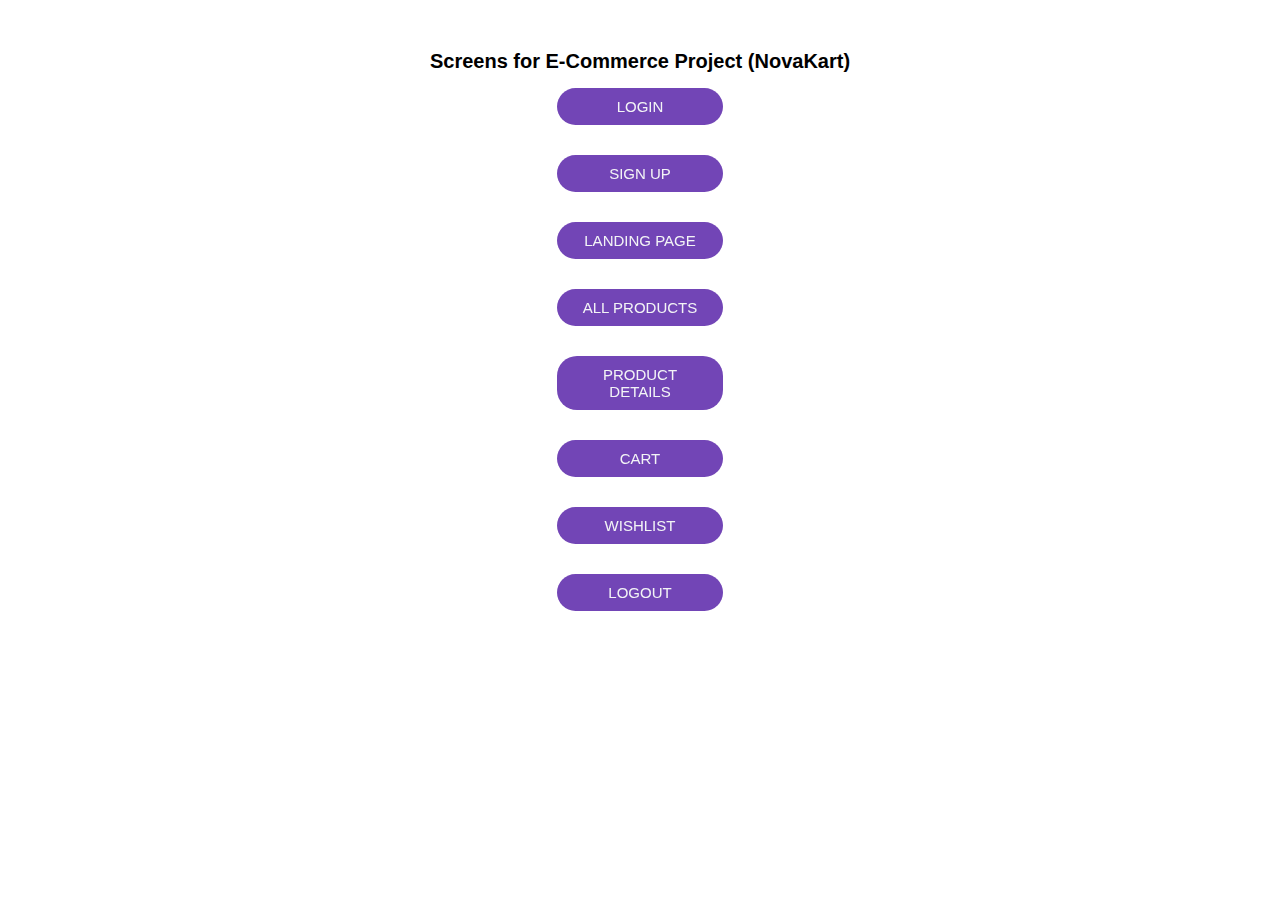
<file: index.html>
<!DOCTYPE html>
<html lang="en">
  <head>
    <meta charset="UTF-8" />
    <meta http-equiv="X-UA-Compatible" content="IE=edge" />
    <meta name="viewport" content="width=device-width, initial-scale=1.0" />
    <title>Home page for screens</title>
    <link rel="preconnect" href="https://fonts.googleapis.com" />
    <link rel="preconnect" href="https://fonts.gstatic.com" crossorigin />
    <link
      href="https://fonts.googleapis.com/css2?family=Montserrat:wght@300;400;500;600;700;800;900&display=swap"
      rel="stylesheet"
    />
    <link
      rel="stylesheet"
      href="https://cdnjs.cloudflare.com/ajax/libs/font-awesome/6.0.0/css/all.min.css"
      integrity="sha512-9usAa10IRO0HhonpyAIVpjrylPvoDwiPUiKdWk5t3PyolY1cOd4DSE0Ga+ri4AuTroPR5aQvXU9xC6qOPnzFeg=="
      crossorigin="anonymous"
      referrerpolicy="no-referrer"
    />
    <link rel="stylesheet" href="./CSS/reset.css" />
    <link rel="stylesheet" href="./CSS/variables.css" />
    <link rel="stylesheet" href="./CSS/utilities.css" />
    <link rel="stylesheet" href="index.css" />
  </head>
  <body>
    <main class="screen-container">
      <h1>Screens for E-Commerce Project (NovaKart)</h1>
      <a
        class="btn btn-primary btn-screen"
        href="./pages/authentication/login.html"
        >Login</a
      >
      <a
        class="btn btn-primary btn-screen"
        href="./pages/authentication/signup.html"
        >Sign Up</a
      >
      <a
        class="btn btn-primary btn-screen"
        href="./pages/landing-page/landing-page.html"
        >Landing Page</a
      >
      <a
        class="btn btn-primary btn-screen"
        href="./pages/all-products/all-products.html"
        >All Products</a
      >
      <a
        class="btn btn-primary btn-screen"
        href="./pages/product-details/product-details.html"
        >Product Details</a
      >
      <a class="btn btn-primary btn-screen" href="./pages/cart/cart.html"
        >Cart</a
      >
      <a
        class="btn btn-primary btn-screen"
        href="./pages/wishlist/wishlist.html"
        >Wishlist</a
      >
      <a
        class="btn btn-primary btn-screen"
        href="./pages/authentication/logout.html"
        >Logout</a
      >
    </main>
  </body>
</html>
</file>
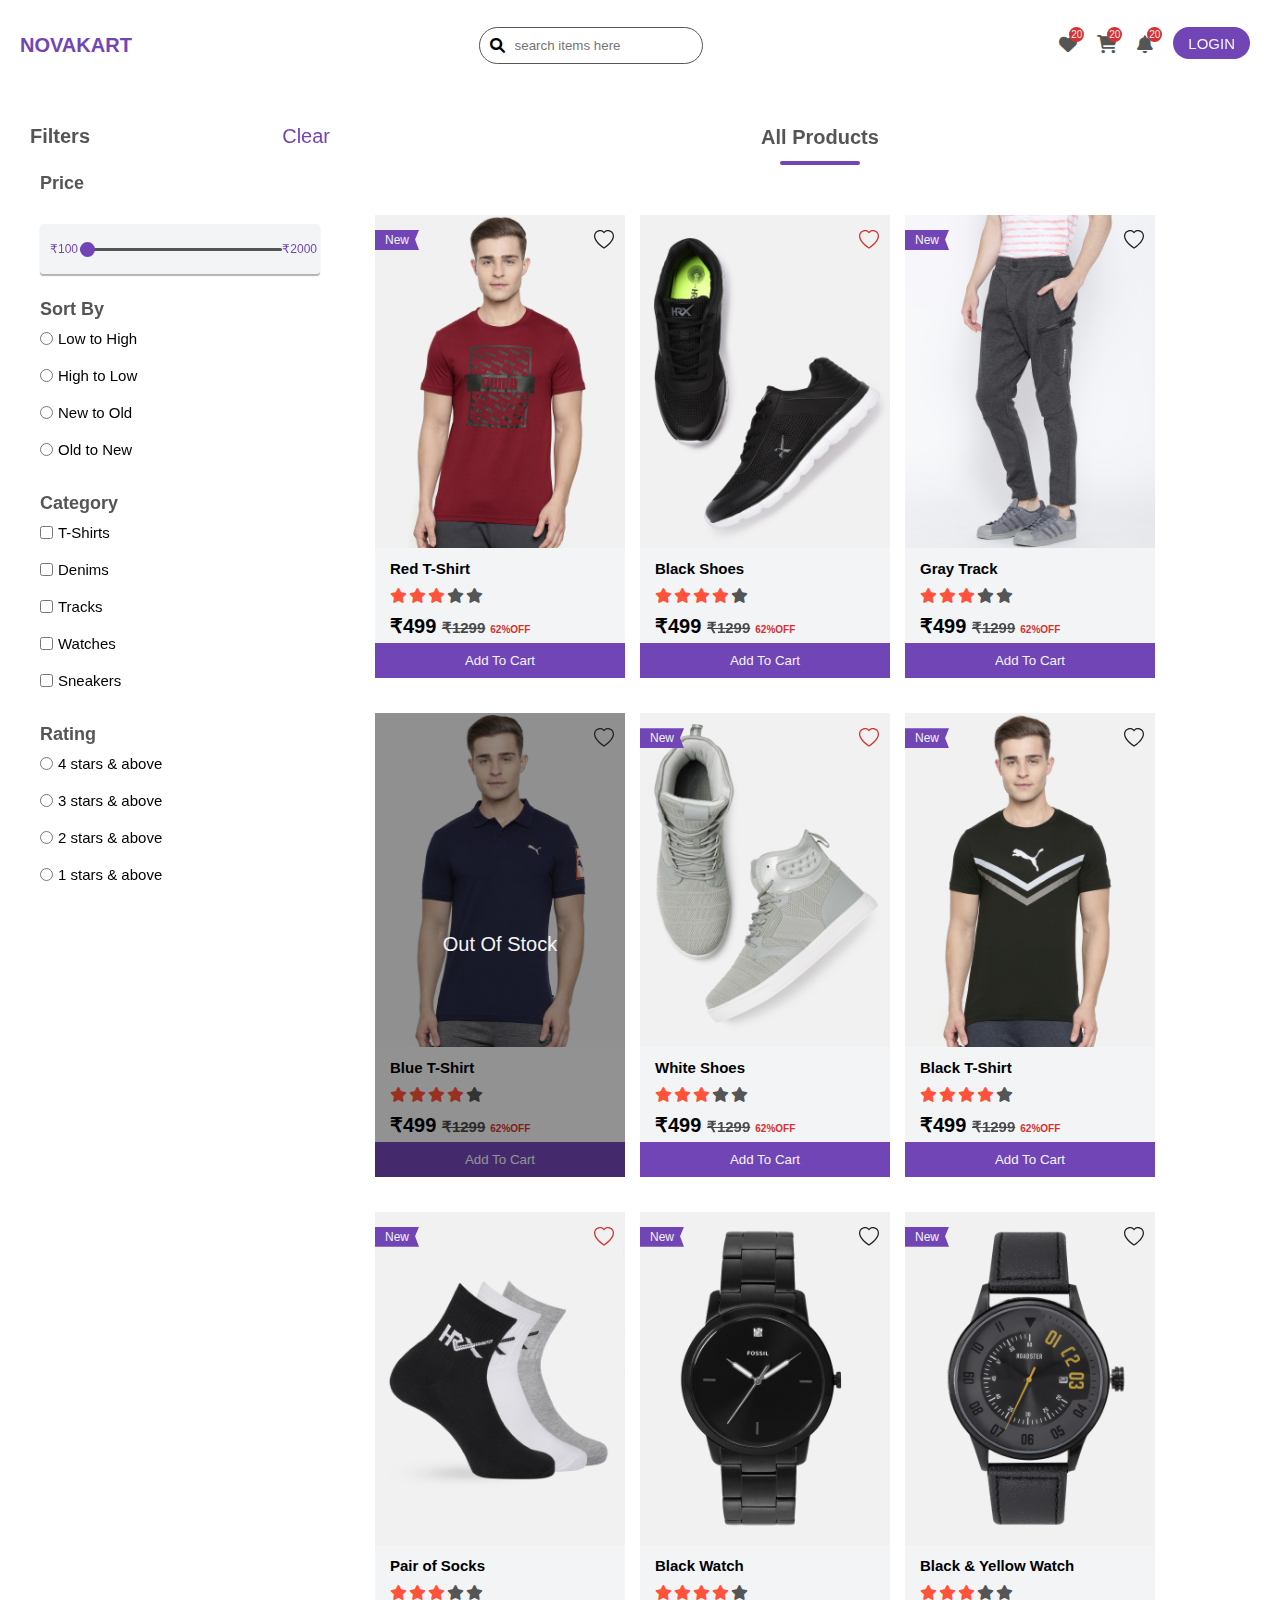
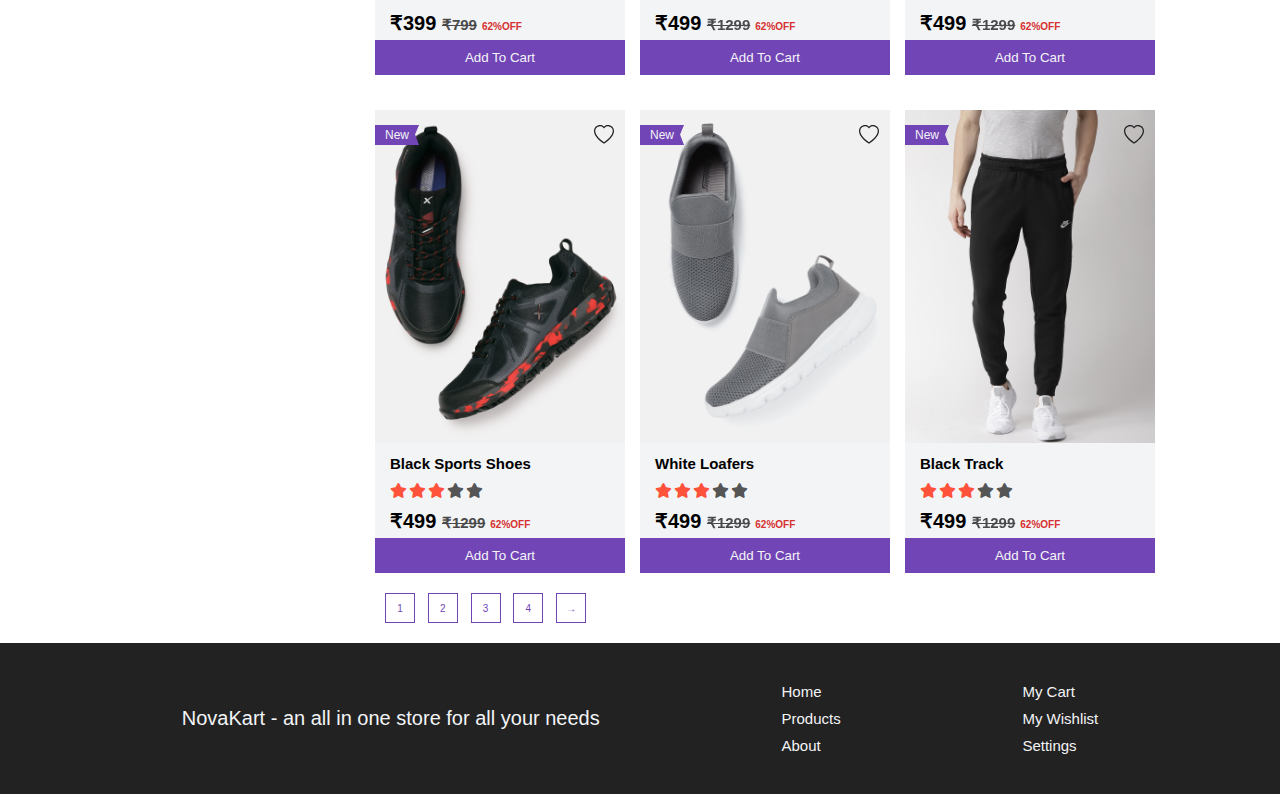
<file: pages/all-products/all-products.html>
<!DOCTYPE html>
<html lang="en">
  <head>
    <meta charset="UTF-8" />
    <meta http-equiv="X-UA-Compatible" content="IE=edge" />
    <meta name="viewport" content="width=device-width, initial-scale=1.0" />
    <title>All Products | NovaKart</title>
    <link rel="preconnect" href="https://fonts.googleapis.com" />
    <link rel="preconnect" href="https://fonts.gstatic.com" crossorigin />
    <link
      href="https://fonts.googleapis.com/css2?family=Montserrat:wght@300;400;500;600;700;800;900&display=swap"
      rel="stylesheet"
    />
    <link
      rel="stylesheet"
      href="https://cdnjs.cloudflare.com/ajax/libs/font-awesome/6.0.0/css/all.min.css"
      integrity="sha512-9usAa10IRO0HhonpyAIVpjrylPvoDwiPUiKdWk5t3PyolY1cOd4DSE0Ga+ri4AuTroPR5aQvXU9xC6qOPnzFeg=="
      crossorigin="anonymous"
      referrerpolicy="no-referrer"
    />
    <link rel="stylesheet" href="../../CSS/reset.css" />
    <link rel="stylesheet" href="../../CSS/navbar.css" />
    <link rel="stylesheet" href="../../CSS/scrollbar.css" />
    <link rel="stylesheet" href="../../CSS/variables.css" />
    <link rel="stylesheet" href="../../CSS/utilities.css" />
    <link rel="stylesheet" href="../../pages/all-products/all-products.css" />
    <link rel="stylesheet" href="../../CSS/footer.css" />
  </head>
  <body>
    <!-- HEADER SECTION -->
    <header>
      <nav class="navbar">
        <div class="nav-brand">
          <a href="../landing-page/landing-page.html" class="nav-title"
            >NOVAKART</a
          >
        </div>
        <div class="nav-search">
          <button class="search-icon"><i class="fas fa-search"></i></button>
          <input
            type="search"
            class="nav-search"
            placeholder="search items here"
          />
        </div>
        <ul class="nav-items">
          <li class="nav-item">
            <a href="../wishlist/wishlist.html" class="nav-link"
              ><i class="fas fa-heart"></i>
              <div class="numeric-badge danger-bg">20</div>
            </a>
          </li>

          <li class="nav-item">
            <a href="../cart/cart.html" class="nav-link"
              ><i class="fas fa-shopping-cart"></i>
              <div class="numeric-badge danger-bg">20</div>
            </a>
          </li>
          <li class="nav-item">
            <a href="#" class="nav-link"
              ><i class="fas fa-bell"></i>
              <div class="numeric-badge danger-bg">20</div>
            </a>
          </li>
          <li class="nav-item">
            <a
              href="../../pages/authentication/login.html"
              class="btn btn-primary"
              >Login</a
            >
          </li>
        </ul>
      </nav>
    </header>

    <!-- MAIN SECTION -->
    <main class="main-section">
      <!-- ASIDE -->
      <aside class="aside">
        <div class="aside-heading">
          <h2 class="aside-title">Filters</h2>
          <a href="#" class="aside-clear">Clear</a>
        </div>
        <div class="filter-container">
          <h3 class="filter-title price">Price</h3>
          <div class="range">
            <div class="sliderValue">
              <span class="slider-points">100</span>
            </div>
            <div class="field">
              <div class="value left">₹100</div>
              <input type="range" min="100" max="2000" value="100" steps="1" />
              <div class="value right">₹2000</div>
            </div>
          </div>
        </div>
        <div class="filter-container">
          <h3 class="filter-title">Sort By</h3>
          <div class="filter-type">
            <input type="radio" id="ltoh" name="sort" />
            <label for="ltoh">Low to High</label>
          </div>
          <div class="filter-type">
            <input type="radio" id="htol" name="sort" />
            <label for="htol">High to Low</label>
          </div>
          <div class="filter-type">
            <input type="radio" id="ntool" name="sort" />
            <label for="ntool">New to Old</label>
          </div>
          <div class="filter-type">
            <input type="radio" id="olton" name="sort" />
            <label for="olton">Old to New</label>
          </div>
        </div>
        <div class="filter-container">
          <h3 class="filter-title">Category</h3>
          <div class="filter-type">
            <input type="checkbox" id="tshirts" />
            <label for="tshirts">T-Shirts</label>
          </div>
          <div class="filter-type">
            <input type="checkbox" id="denims" />
            <label for="denims">Denims</label>
          </div>
          <div class="filter-type">
            <input type="checkbox" id="tracks" />
            <label for="tracks">Tracks</label>
          </div>
          <div class="filter-type">
            <input type="checkbox" id="watches" />
            <label for="watches">Watches</label>
          </div>
          <div class="filter-type">
            <input type="checkbox" id="sneakers" />
            <label for="sneakers">Sneakers</label>
          </div>
        </div>
        <div class="filter-container">
          <h3 class="filter-title">Rating</h3>
          <div class="filter-type">
            <input type="radio" name="rating" id="4above" />
            <label for="4above">4 stars & above</label>
          </div>
          <div class="filter-type">
            <input type="radio" name="rating" id="3above" />
            <label for="3above">3 stars & above</label>
          </div>
          <div class="filter-type">
            <input type="radio" name="rating" id="2above" />
            <label for="2above">2 stars & above</label>
          </div>
          <div class="filter-type">
            <input type="radio" name="rating" id="1above" />
            <label for="1above">1 stars & above</label>
          </div>
        </div>
      </aside>
      <!-- All PRODUCTS -->
      <section class="all-products">
        <div class="nav-search">
          <button class="search-icon"><i class="fas fa-search"></i></button>
          <input
            type="search"
            class="nav-search"
            placeholder="search items here"
          />
        </div>
        <h2 class="section-title">All Products</h2>
        <div class="card-container">
          <div class="card">
            <div class="card-img">
              <img src="../../images/product-1.jpg" alt="product-1.img" />
            </div>
            <div class="card-badge">New</div>
            <div class="card-icon">
              <svg
                xmlns="http://www.w3.org/2000/svg"
                xmlns:xlink="http://www.w3.org/1999/xlink"
                aria-hidden="true"
                role="img"
                class="iconify iconify--bi"
                width="32"
                height="32"
                preserveAspectRatio="xMidYMid meet"
                viewBox="0 0 16 16"
              >
                <g>
                  <path
                    d="M8 2.748l-.717-.737C5.6.281 2.514.878 1.4 3.053c-.523 1.023-.641 2.5.314 4.385c.92 1.815 2.834 3.989 6.286 6.357c3.452-2.368 5.365-4.542 6.286-6.357c.955-1.886.838-3.362.314-4.385C13.486.878 10.4.28 8.717 2.01L8 2.748zM8 15C-7.333 4.868 3.279-3.04 7.824 1.143c.06.055.119.112.176.171a3.12 3.12 0 0 1 .176-.17C12.72-3.042 23.333 4.867 8 15z"
                  ></path>
                </g>
              </svg>
            </div>
            <div class="card-head">
              <h4 class="card-title">Red T-Shirt</h4>
            </div>
            <div class="card-body">
              <div class="card-rating">
                <ul class="stars">
                  <li class="star star-filled"><i class="fas fa-star"></i></li>
                  <li class="star star-filled"><i class="fas fa-star"></i></li>
                  <li class="star star-filled"><i class="fas fa-star"></i></li>
                  <li class="star"><i class="fas fa-star"></i></li>
                  <li class="star"><i class="fas fa-star"></i></li>
                </ul>
              </div>
              <div class="card-text">
                <p class="card-price">
                  ₹499 <small class="price-before">₹1299</small
                  ><small class="price-discount">62%OFF</small>
                </p>
              </div>
            </div>
            <div class="card-footer">
              <button class="">Add to Cart</button>
            </div>
          </div>
          <div class="card">
            <div class="card-img">
              <img src="../../images/product-2.jpg" alt="product-2.img" />
            </div>
            <div class="card-icon">
              <svg
                class="wishlist"
                xmlns="http://www.w3.org/2000/svg"
                xmlns:xlink="http://www.w3.org/1999/xlink"
                aria-hidden="true"
                role="img"
                class="iconify iconify--bi"
                width="32"
                height="32"
                preserveAspectRatio="xMidYMid meet"
                viewBox="0 0 16 16"
              >
                <g>
                  <path
                    d="M8 2.748l-.717-.737C5.6.281 2.514.878 1.4 3.053c-.523 1.023-.641 2.5.314 4.385c.92 1.815 2.834 3.989 6.286 6.357c3.452-2.368 5.365-4.542 6.286-6.357c.955-1.886.838-3.362.314-4.385C13.486.878 10.4.28 8.717 2.01L8 2.748zM8 15C-7.333 4.868 3.279-3.04 7.824 1.143c.06.055.119.112.176.171a3.12 3.12 0 0 1 .176-.17C12.72-3.042 23.333 4.867 8 15z"
                  ></path>
                </g>
              </svg>
            </div>
            <div class="card-head">
              <h4 class="card-title">Black Shoes</h4>
            </div>
            <div class="card-body">
              <div class="card-rating">
                <ul class="stars">
                  <li class="star star-filled"><i class="fas fa-star"></i></li>
                  <li class="star star-filled"><i class="fas fa-star"></i></li>
                  <li class="star star-filled"><i class="fas fa-star"></i></li>
                  <li class="star star-filled"><i class="fas fa-star"></i></li>
                  <li class="star"><i class="fas fa-star"></i></li>
                </ul>
              </div>
              <div class="card-text">
                <p class="card-price">
                  ₹499 <small class="price-before">₹1299</small
                  ><small class="price-discount">62%OFF</small>
                </p>
              </div>
            </div>
            <div class="card-footer">
              <button class="">Add to Cart</button>
            </div>
          </div>
          <div class="card">
            <div class="card-img">
              <img src="../../images/product-3.jpg" alt="product-3.img" />
            </div>
            <div class="card-badge">New</div>
            <div class="card-icon">
              <svg
                xmlns="http://www.w3.org/2000/svg"
                xmlns:xlink="http://www.w3.org/1999/xlink"
                aria-hidden="true"
                role="img"
                class="iconify iconify--bi"
                width="32"
                height="32"
                preserveAspectRatio="xMidYMid meet"
                viewBox="0 0 16 16"
              >
                <g>
                  <path
                    d="M8 2.748l-.717-.737C5.6.281 2.514.878 1.4 3.053c-.523 1.023-.641 2.5.314 4.385c.92 1.815 2.834 3.989 6.286 6.357c3.452-2.368 5.365-4.542 6.286-6.357c.955-1.886.838-3.362.314-4.385C13.486.878 10.4.28 8.717 2.01L8 2.748zM8 15C-7.333 4.868 3.279-3.04 7.824 1.143c.06.055.119.112.176.171a3.12 3.12 0 0 1 .176-.17C12.72-3.042 23.333 4.867 8 15z"
                  ></path>
                </g>
              </svg>
            </div>
            <div class="card-head">
              <h4 class="card-title">Gray Track</h4>
            </div>
            <div class="card-body">
              <div class="card-rating">
                <ul class="stars">
                  <li class="star star-filled"><i class="fas fa-star"></i></li>
                  <li class="star star-filled"><i class="fas fa-star"></i></li>
                  <li class="star star-filled"><i class="fas fa-star"></i></li>
                  <li class="star"><i class="fas fa-star"></i></li>
                  <li class="star"><i class="fas fa-star"></i></li>
                </ul>
              </div>
              <div class="card-text">
                <p class="card-price">
                  ₹499 <small class="price-before">₹1299</small
                  ><small class="price-discount">62%OFF</small>
                </p>
              </div>
            </div>
            <div class="card-footer">
              <button class="">Add to Cart</button>
            </div>
          </div>
          <div class="card">
            <div class="overlay">
              <a href="#" class="overlay-link">Out Of Stock</a>
            </div>
            <div class="card-img">
              <img src="../../images/product-4.jpg" alt="product-4.img" />
            </div>
            <div class="card-icon">
              <svg
                xmlns="http://www.w3.org/2000/svg"
                xmlns:xlink="http://www.w3.org/1999/xlink"
                aria-hidden="true"
                role="img"
                class="iconify iconify--bi"
                width="32"
                height="32"
                preserveAspectRatio="xMidYMid meet"
                viewBox="0 0 16 16"
              >
                <g>
                  <path
                    d="M8 2.748l-.717-.737C5.6.281 2.514.878 1.4 3.053c-.523 1.023-.641 2.5.314 4.385c.92 1.815 2.834 3.989 6.286 6.357c3.452-2.368 5.365-4.542 6.286-6.357c.955-1.886.838-3.362.314-4.385C13.486.878 10.4.28 8.717 2.01L8 2.748zM8 15C-7.333 4.868 3.279-3.04 7.824 1.143c.06.055.119.112.176.171a3.12 3.12 0 0 1 .176-.17C12.72-3.042 23.333 4.867 8 15z"
                  ></path>
                </g>
              </svg>
            </div>
            <div class="card-head">
              <h4 class="card-title">Blue T-Shirt</h4>
            </div>
            <div class="card-body">
              <div class="card-rating">
                <ul class="stars">
                  <li class="star star-filled"><i class="fas fa-star"></i></li>
                  <li class="star star-filled"><i class="fas fa-star"></i></li>
                  <li class="star star-filled"><i class="fas fa-star"></i></li>
                  <li class="star star-filled"><i class="fas fa-star"></i></li>
                  <li class="star"><i class="fas fa-star"></i></li>
                </ul>
              </div>
              <div class="card-text">
                <p class="card-price">
                  ₹499 <small class="price-before">₹1299</small
                  ><small class="price-discount">62%OFF</small>
                </p>
              </div>
            </div>
            <div class="card-footer">
              <button class="">Add to Cart</button>
            </div>
          </div>
          <div class="card">
            <div class="card-img">
              <img src="../../images/product-5.jpg" alt="product-5.img" />
            </div>
            <div class="card-badge">New</div>
            <div class="card-icon">
              <svg
                class="wishlist"
                xmlns="http://www.w3.org/2000/svg"
                xmlns:xlink="http://www.w3.org/1999/xlink"
                aria-hidden="true"
                role="img"
                class="iconify iconify--bi"
                width="32"
                height="32"
                preserveAspectRatio="xMidYMid meet"
                viewBox="0 0 16 16"
              >
                <g>
                  <path
                    d="M8 2.748l-.717-.737C5.6.281 2.514.878 1.4 3.053c-.523 1.023-.641 2.5.314 4.385c.92 1.815 2.834 3.989 6.286 6.357c3.452-2.368 5.365-4.542 6.286-6.357c.955-1.886.838-3.362.314-4.385C13.486.878 10.4.28 8.717 2.01L8 2.748zM8 15C-7.333 4.868 3.279-3.04 7.824 1.143c.06.055.119.112.176.171a3.12 3.12 0 0 1 .176-.17C12.72-3.042 23.333 4.867 8 15z"
                  ></path>
                </g>
              </svg>
            </div>
            <div class="card-head">
              <h4 class="card-title">White Shoes</h4>
            </div>
            <div class="card-body">
              <div class="card-rating">
                <ul class="stars">
                  <li class="star star-filled"><i class="fas fa-star"></i></li>
                  <li class="star star-filled"><i class="fas fa-star"></i></li>
                  <li class="star star-filled"><i class="fas fa-star"></i></li>
                  <li class="star"><i class="fas fa-star"></i></li>
                  <li class="star"><i class="fas fa-star"></i></li>
                </ul>
              </div>
              <div class="card-text">
                <p class="card-price">
                  ₹499 <small class="price-before">₹1299</small
                  ><small class="price-discount">62%OFF</small>
                </p>
              </div>
            </div>
            <div class="card-footer">
              <button class="">Add to Cart</button>
            </div>
          </div>
          <div class="card">
            <div class="card-img">
              <img src="../../images/product-6.jpg" alt="product-6.img" />
            </div>
            <div class="card-badge">New</div>
            <div class="card-icon">
              <svg
                xmlns="http://www.w3.org/2000/svg"
                xmlns:xlink="http://www.w3.org/1999/xlink"
                aria-hidden="true"
                role="img"
                class="iconify iconify--bi"
                width="32"
                height="32"
                preserveAspectRatio="xMidYMid meet"
                viewBox="0 0 16 16"
              >
                <g>
                  <path
                    d="M8 2.748l-.717-.737C5.6.281 2.514.878 1.4 3.053c-.523 1.023-.641 2.5.314 4.385c.92 1.815 2.834 3.989 6.286 6.357c3.452-2.368 5.365-4.542 6.286-6.357c.955-1.886.838-3.362.314-4.385C13.486.878 10.4.28 8.717 2.01L8 2.748zM8 15C-7.333 4.868 3.279-3.04 7.824 1.143c.06.055.119.112.176.171a3.12 3.12 0 0 1 .176-.17C12.72-3.042 23.333 4.867 8 15z"
                  ></path>
                </g>
              </svg>
            </div>
            <div class="card-head">
              <h4 class="card-title">Black T-Shirt</h4>
            </div>
            <div class="card-body">
              <div class="card-rating">
                <ul class="stars">
                  <li class="star star-filled"><i class="fas fa-star"></i></li>
                  <li class="star star-filled"><i class="fas fa-star"></i></li>
                  <li class="star star-filled"><i class="fas fa-star"></i></li>
                  <li class="star star-filled"><i class="fas fa-star"></i></li>
                  <li class="star"><i class="fas fa-star"></i></li>
                </ul>
              </div>
              <div class="card-text">
                <p class="card-price">
                  ₹499 <small class="price-before">₹1299</small
                  ><small class="price-discount">62%OFF</small>
                </p>
              </div>
            </div>
            <div class="card-footer">
              <button>Add to Cart</button>
            </div>
          </div>
          <div class="card">
            <div class="card-img">
              <img src="../../images/product-7.jpg" alt="product-7.img" />
            </div>
            <div class="card-badge">New</div>
            <div class="card-icon">
              <svg
                class="wishlist"
                xmlns="http://www.w3.org/2000/svg"
                xmlns:xlink="http://www.w3.org/1999/xlink"
                aria-hidden="true"
                role="img"
                class="iconify iconify--bi"
                width="32"
                height="32"
                preserveAspectRatio="xMidYMid meet"
                viewBox="0 0 16 16"
              >
                <g>
                  <path
                    d="M8 2.748l-.717-.737C5.6.281 2.514.878 1.4 3.053c-.523 1.023-.641 2.5.314 4.385c.92 1.815 2.834 3.989 6.286 6.357c3.452-2.368 5.365-4.542 6.286-6.357c.955-1.886.838-3.362.314-4.385C13.486.878 10.4.28 8.717 2.01L8 2.748zM8 15C-7.333 4.868 3.279-3.04 7.824 1.143c.06.055.119.112.176.171a3.12 3.12 0 0 1 .176-.17C12.72-3.042 23.333 4.867 8 15z"
                  ></path>
                </g>
              </svg>
            </div>
            <div class="card-head">
              <h4 class="card-title">Pair of Socks</h4>
            </div>
            <div class="card-body">
              <div class="card-rating">
                <ul class="stars">
                  <li class="star star-filled"><i class="fas fa-star"></i></li>
                  <li class="star star-filled"><i class="fas fa-star"></i></li>
                  <li class="star star-filled"><i class="fas fa-star"></i></li>
                  <li class="star"><i class="fas fa-star"></i></li>
                  <li class="star"><i class="fas fa-star"></i></li>
                </ul>
              </div>
              <div class="card-text">
                <p class="card-price">
                  ₹399 <small class="price-before">₹799</small
                  ><small class="price-discount">62%OFF</small>
                </p>
              </div>
            </div>
            <div class="card-footer">
              <button class="">Add to Cart</button>
            </div>
          </div>
          <div class="card">
            <div class="card-img">
              <img src="../../images/product-8.jpg" alt="product-8.img" />
            </div>
            <div class="card-badge">New</div>
            <div class="card-icon">
              <svg
                xmlns="http://www.w3.org/2000/svg"
                xmlns:xlink="http://www.w3.org/1999/xlink"
                aria-hidden="true"
                role="img"
                class="iconify iconify--bi"
                width="32"
                height="32"
                preserveAspectRatio="xMidYMid meet"
                viewBox="0 0 16 16"
              >
                <g>
                  <path
                    d="M8 2.748l-.717-.737C5.6.281 2.514.878 1.4 3.053c-.523 1.023-.641 2.5.314 4.385c.92 1.815 2.834 3.989 6.286 6.357c3.452-2.368 5.365-4.542 6.286-6.357c.955-1.886.838-3.362.314-4.385C13.486.878 10.4.28 8.717 2.01L8 2.748zM8 15C-7.333 4.868 3.279-3.04 7.824 1.143c.06.055.119.112.176.171a3.12 3.12 0 0 1 .176-.17C12.72-3.042 23.333 4.867 8 15z"
                  ></path>
                </g>
              </svg>
            </div>
            <div class="card-head">
              <h4 class="card-title">Black Watch</h4>
            </div>
            <div class="card-body">
              <div class="card-rating">
                <ul class="stars">
                  <li class="star star-filled"><i class="fas fa-star"></i></li>
                  <li class="star star-filled"><i class="fas fa-star"></i></li>
                  <li class="star star-filled"><i class="fas fa-star"></i></li>
                  <li class="star star-filled"><i class="fas fa-star"></i></li>
                  <li class="star"><i class="fas fa-star"></i></li>
                </ul>
              </div>
              <div class="card-text">
                <p class="card-price">
                  ₹499 <small class="price-before">₹1299</small
                  ><small class="price-discount">62%OFF</small>
                </p>
              </div>
            </div>
            <div class="card-footer">
              <button class="">Add to Cart</button>
            </div>
          </div>
          <div class="card">
            <div class="card-img">
              <img src="../../images/product-9.jpg" alt="product-9.img" />
            </div>
            <div class="card-badge">New</div>
            <div class="card-icon">
              <svg
                xmlns="http://www.w3.org/2000/svg"
                xmlns:xlink="http://www.w3.org/1999/xlink"
                aria-hidden="true"
                role="img"
                class="iconify iconify--bi"
                width="32"
                height="32"
                preserveAspectRatio="xMidYMid meet"
                viewBox="0 0 16 16"
              >
                <g>
                  <path
                    d="M8 2.748l-.717-.737C5.6.281 2.514.878 1.4 3.053c-.523 1.023-.641 2.5.314 4.385c.92 1.815 2.834 3.989 6.286 6.357c3.452-2.368 5.365-4.542 6.286-6.357c.955-1.886.838-3.362.314-4.385C13.486.878 10.4.28 8.717 2.01L8 2.748zM8 15C-7.333 4.868 3.279-3.04 7.824 1.143c.06.055.119.112.176.171a3.12 3.12 0 0 1 .176-.17C12.72-3.042 23.333 4.867 8 15z"
                  ></path>
                </g>
              </svg>
            </div>
            <div class="card-head">
              <h4 class="card-title">Black & Yellow Watch</h4>
            </div>
            <div class="card-body">
              <div class="card-rating">
                <ul class="stars">
                  <li class="star star-filled"><i class="fas fa-star"></i></li>
                  <li class="star star-filled"><i class="fas fa-star"></i></li>
                  <li class="star star-filled"><i class="fas fa-star"></i></li>
                  <li class="star"><i class="fas fa-star"></i></li>
                  <li class="star"><i class="fas fa-star"></i></li>
                </ul>
              </div>
              <div class="card-text">
                <p class="card-price">
                  ₹499 <small class="price-before">₹1299</small
                  ><small class="price-discount">62%OFF</small>
                </p>
              </div>
            </div>
            <div class="card-footer">
              <button class="">Add to Cart</button>
            </div>
          </div>
          <div class="card">
            <div class="card-img">
              <img src="../../images/product-10.jpg" alt="product-10.img" />
            </div>
            <div class="card-badge">New</div>
            <div class="card-icon">
              <svg
                xmlns="http://www.w3.org/2000/svg"
                xmlns:xlink="http://www.w3.org/1999/xlink"
                aria-hidden="true"
                role="img"
                class="iconify iconify--bi"
                width="32"
                height="32"
                preserveAspectRatio="xMidYMid meet"
                viewBox="0 0 16 16"
              >
                <g>
                  <path
                    d="M8 2.748l-.717-.737C5.6.281 2.514.878 1.4 3.053c-.523 1.023-.641 2.5.314 4.385c.92 1.815 2.834 3.989 6.286 6.357c3.452-2.368 5.365-4.542 6.286-6.357c.955-1.886.838-3.362.314-4.385C13.486.878 10.4.28 8.717 2.01L8 2.748zM8 15C-7.333 4.868 3.279-3.04 7.824 1.143c.06.055.119.112.176.171a3.12 3.12 0 0 1 .176-.17C12.72-3.042 23.333 4.867 8 15z"
                  ></path>
                </g>
              </svg>
            </div>
            <div class="card-head">
              <h4 class="card-title">Black Sports Shoes</h4>
            </div>
            <div class="card-body">
              <div class="card-rating">
                <ul class="stars">
                  <li class="star star-filled"><i class="fas fa-star"></i></li>
                  <li class="star star-filled"><i class="fas fa-star"></i></li>
                  <li class="star star-filled"><i class="fas fa-star"></i></li>
                  <li class="star"><i class="fas fa-star"></i></li>
                  <li class="star"><i class="fas fa-star"></i></li>
                </ul>
              </div>
              <div class="card-text">
                <p class="card-price">
                  ₹499 <small class="price-before">₹1299</small
                  ><small class="price-discount">62%OFF</small>
                </p>
              </div>
            </div>
            <div class="card-footer">
              <button class="">Add to Cart</button>
            </div>
          </div>
          <div class="card">
            <div class="card-img">
              <img src="../../images/product-11.jpg" alt="product-11.img" />
            </div>
            <div class="card-badge">New</div>
            <div class="card-icon">
              <svg
                xmlns="http://www.w3.org/2000/svg"
                xmlns:xlink="http://www.w3.org/1999/xlink"
                aria-hidden="true"
                role="img"
                class="iconify iconify--bi"
                width="32"
                height="32"
                preserveAspectRatio="xMidYMid meet"
                viewBox="0 0 16 16"
              >
                <g>
                  <path
                    d="M8 2.748l-.717-.737C5.6.281 2.514.878 1.4 3.053c-.523 1.023-.641 2.5.314 4.385c.92 1.815 2.834 3.989 6.286 6.357c3.452-2.368 5.365-4.542 6.286-6.357c.955-1.886.838-3.362.314-4.385C13.486.878 10.4.28 8.717 2.01L8 2.748zM8 15C-7.333 4.868 3.279-3.04 7.824 1.143c.06.055.119.112.176.171a3.12 3.12 0 0 1 .176-.17C12.72-3.042 23.333 4.867 8 15z"
                  ></path>
                </g>
              </svg>
            </div>
            <div class="card-head">
              <h4 class="card-title">White Loafers</h4>
            </div>
            <div class="card-body">
              <div class="card-rating">
                <ul class="stars">
                  <li class="star star-filled"><i class="fas fa-star"></i></li>
                  <li class="star star-filled"><i class="fas fa-star"></i></li>
                  <li class="star star-filled"><i class="fas fa-star"></i></li>
                  <li class="star"><i class="fas fa-star"></i></li>
                  <li class="star"><i class="fas fa-star"></i></li>
                </ul>
              </div>
              <div class="card-text">
                <p class="card-price">
                  ₹499 <small class="price-before">₹1299</small
                  ><small class="price-discount">62%OFF</small>
                </p>
              </div>
            </div>
            <div class="card-footer">
              <button class="">Add to Cart</button>
            </div>
          </div>
          <div class="card">
            <div class="card-img">
              <img src="../../images/product-12.jpg" alt="product-12.img" />
            </div>
            <div class="card-badge">New</div>
            <div class="card-icon">
              <svg
                xmlns="http://www.w3.org/2000/svg"
                xmlns:xlink="http://www.w3.org/1999/xlink"
                aria-hidden="true"
                role="img"
                class="iconify iconify--bi"
                width="32"
                height="32"
                preserveAspectRatio="xMidYMid meet"
                viewBox="0 0 16 16"
              >
                <g>
                  <path
                    d="M8 2.748l-.717-.737C5.6.281 2.514.878 1.4 3.053c-.523 1.023-.641 2.5.314 4.385c.92 1.815 2.834 3.989 6.286 6.357c3.452-2.368 5.365-4.542 6.286-6.357c.955-1.886.838-3.362.314-4.385C13.486.878 10.4.28 8.717 2.01L8 2.748zM8 15C-7.333 4.868 3.279-3.04 7.824 1.143c.06.055.119.112.176.171a3.12 3.12 0 0 1 .176-.17C12.72-3.042 23.333 4.867 8 15z"
                  ></path>
                </g>
              </svg>
            </div>
            <div class="card-head">
              <h4 class="card-title">Black Track</h4>
            </div>
            <div class="card-body">
              <div class="card-rating">
                <ul class="stars">
                  <li class="star star-filled"><i class="fas fa-star"></i></li>
                  <li class="star star-filled"><i class="fas fa-star"></i></li>
                  <li class="star star-filled"><i class="fas fa-star"></i></li>
                  <li class="star"><i class="fas fa-star"></i></li>
                  <li class="star"><i class="fas fa-star"></i></li>
                </ul>
              </div>
              <div class="card-text">
                <p class="card-price">
                  ₹499 <small class="price-before">₹1299</small
                  ><small class="price-discount">62%OFF</small>
                </p>
              </div>
            </div>
            <div class="card-footer">
              <button class="">Add to Cart</button>
            </div>
          </div>
        </div>
        <section class="page-btns">
          <span>1</span>
          <span>2</span>
          <span>3</span>
          <span>4</span>
          <span>&#8594;</span>
        </section>
      </section>
    </main>

    <!-- FOOTER SECTION -->
    <footer class="footer">
      <div class="footer-text">
        <p>NovaKart - an all in one store for all your needs</p>
      </div>
      <div class="footer-nav">
        <ul>
          <li class="footer-item">
            <a class="footer-link" href="../landing-page/landing-page.html"
              >Home</a
            >
          </li>
          <li class="footer-item">
            <a class="footer-link" href="../all-products/all-products.html"
              >Products</a
            >
          </li>
          <li class="footer-item">
            <a class="footer-link" href="#">About</a>
          </li>
        </ul>
      </div>
      <div class="footer-nav">
        <ul>
          <li class="footer-item">
            <a class="footer-link" href="../cart/cart.html">My Cart</a>
          </li>
          <li class="footer-item">
            <a class="footer-link" href="../wishlist/wishlist.html"
              >My Wishlist</a
            >
          </li>
          <li class="footer-item">
            <a class="footer-link" href="#">Settings</a>
          </li>
        </ul>
      </div>
    </footer>

    <!-- SLIDER SCRIPT -->
    <script src="../../js/slider.js"></script>
  </body>
</html>
</file>
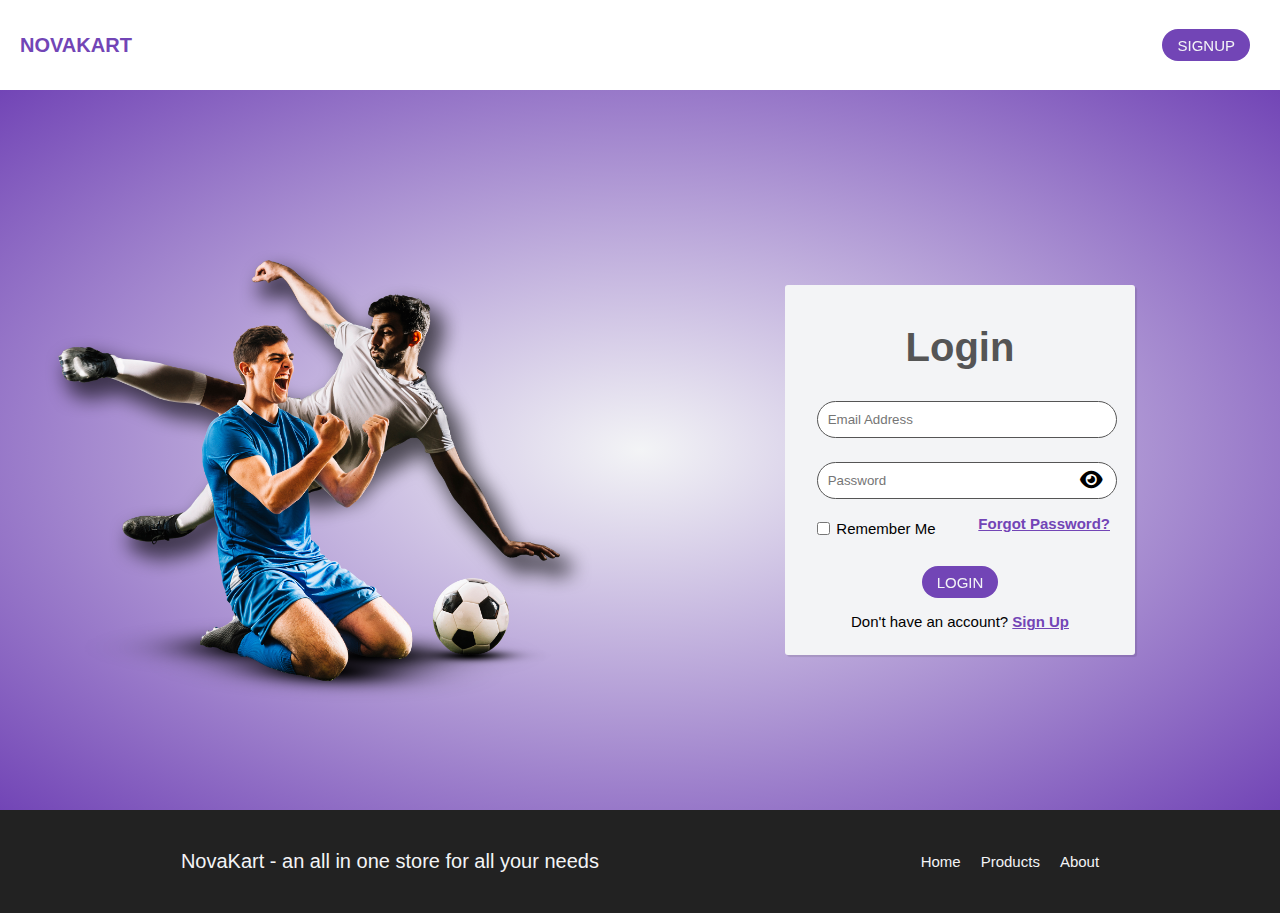
<file: pages/authentication/login.html>
<!DOCTYPE html>
<html lang="en">
  <head>
    <meta charset="UTF-8" />
    <meta http-equiv="X-UA-Compatible" content="IE=edge" />
    <meta name="viewport" content="width=device-width, initial-scale=1.0" />
    <title>Login | NovaKart</title>
    <link rel="preconnect" href="https://fonts.googleapis.com" />
    <link rel="preconnect" href="https://fonts.gstatic.com" crossorigin />
    <link
      href="https://fonts.googleapis.com/css2?family=Montserrat:wght@300;400;500;600;700;800;900&display=swap"
      rel="stylesheet"
    />
    <link
      rel="stylesheet"
      href="https://cdnjs.cloudflare.com/ajax/libs/font-awesome/6.0.0/css/all.min.css"
      integrity="sha512-9usAa10IRO0HhonpyAIVpjrylPvoDwiPUiKdWk5t3PyolY1cOd4DSE0Ga+ri4AuTroPR5aQvXU9xC6qOPnzFeg=="
      crossorigin="anonymous"
      referrerpolicy="no-referrer"
    />
    <link rel="stylesheet" href="../../CSS/reset.css" />
    <link rel="stylesheet" href="../../CSS/navbar.css" />
    <link rel="stylesheet" href="../../CSS/scrollbar.css" />
    <link rel="stylesheet" href="../../CSS/variables.css" />
    <link rel="stylesheet" href="../../CSS/utilities.css" />
    <link rel="stylesheet" href="../../pages/authentication/auth.css" />
    <link rel="stylesheet" href="../../CSS/footer.css" />
  </head>
  <body>
    <!-- HEADER SECTION -->
    <header>
      <nav class="navbar">
        <div class="nav-brand">
          <a href="../landing-page/landing-page.html" class="nav-title"
            >NOVAKART</a
          >
        </div>
        <ul class="nav-items">
          <li class="nav-item">
            <a href="./signup.html" class="btn btn-primary">Signup</a>
          </li>
        </ul>
      </nav>
    </header>

    <!-- MAIN SECTION -->
    <main class="main-section">
      <section class="section-img">
        <img src="../../images/image1.png" alt="section-img" />
      </section>
      <section class="section-form">
        <form action="">
          <h1 class="form-title">Login</h1>
          <div class="form-group">
            <input type="email" placeholder="Email Address" />
            <span class="err-msg">Error</span>
          </div>
          <div class="form-group">
            <input type="password" placeholder="Password" />
            <i class="fas fa-eye"></i>
            <span class="err-msg">Error</span>
          </div>
          <div class="form-group check-remember">
            <div class="checkbox-group">
              <input type="checkbox" id="checkbox-remember" />
              <label for="checkbox-remember">Remember Me</label>
            </div>
            <a href="#" class="form-link">Forgot Password?</a>
          </div>
          <div class="form-group">
            <button type="submit" class="btn btn-primary">Login</button>
            <p class="register-text">
              Don't have an account?
              <a href="./signup.html" class="form-link">Sign Up</a>
            </p>
          </div>
        </form>
      </section>
    </main>

    <!-- FOOTER SECTION -->
    <footer class="footer footer-auth">
      <div class="footer-text">
        <p>NovaKart - an all in one store for all your needs</p>
      </div>

      <ul class="footer-nav">
        <li class="footer-item">
          <a class="footer-link" href="../landing-page/landing-page.html"
            >Home</a
          >
        </li>
        <li class="footer-item">
          <a class="footer-link" href="../all-products/all-products.html"
            >Products</a
          >
        </li>
        <li class="footer-item">
          <a class="footer-link" href="#">About</a>
        </li>
      </ul>
    </footer>
  </body>
</html>
</file>
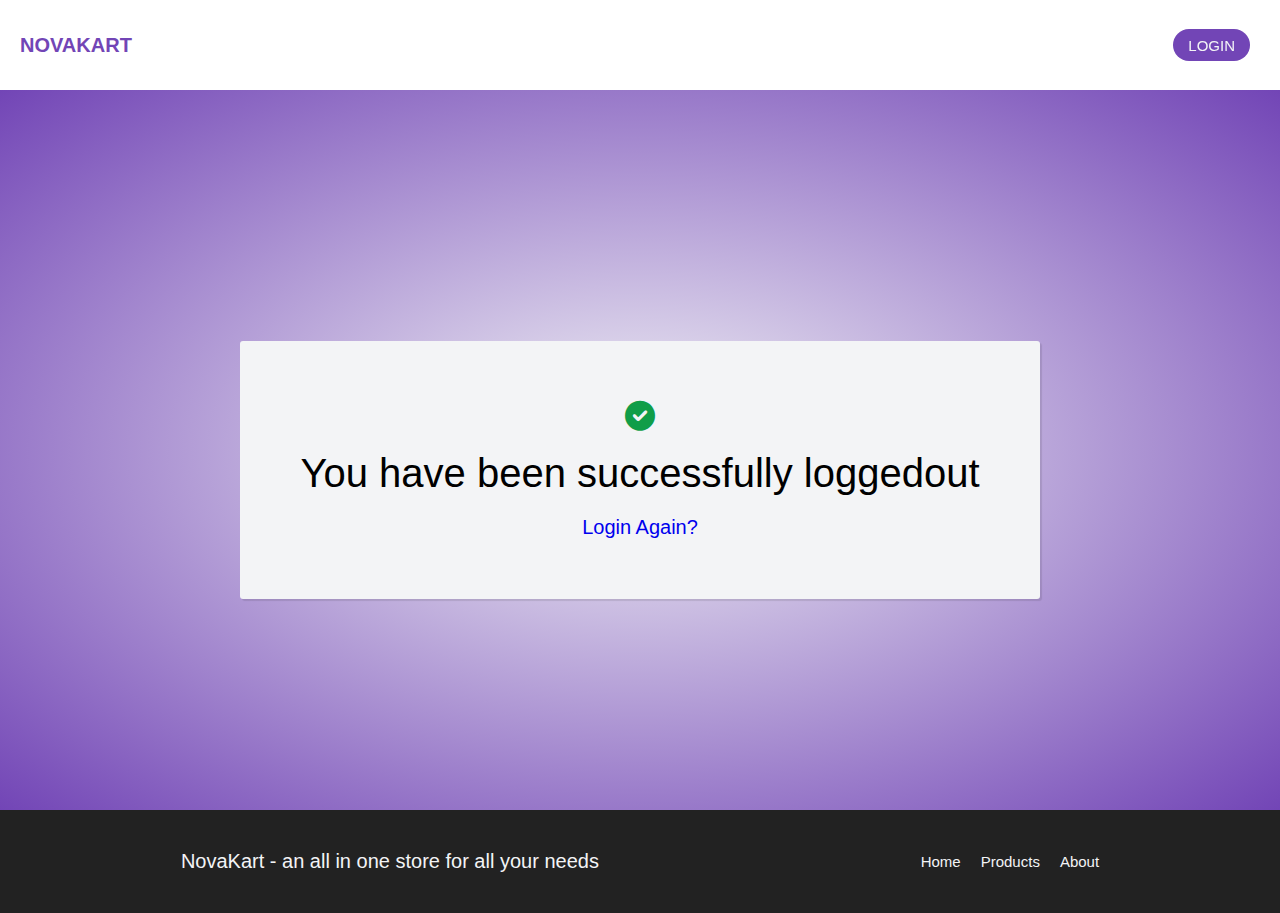
<file: pages/authentication/logout.html>
<!DOCTYPE html>
<html lang="en">
  <head>
    <meta charset="UTF-8" />
    <meta http-equiv="X-UA-Compatible" content="IE=edge" />
    <meta name="viewport" content="width=device-width, initial-scale=1.0" />
    <title>Logout | NovaKart</title>
    <link rel="preconnect" href="https://fonts.googleapis.com" />
    <link rel="preconnect" href="https://fonts.gstatic.com" crossorigin />
    <link
      href="https://fonts.googleapis.com/css2?family=Montserrat:wght@300;400;500;600;700;800;900&display=swap"
      rel="stylesheet"
    />
    <link
      rel="stylesheet"
      href="https://cdnjs.cloudflare.com/ajax/libs/font-awesome/6.0.0/css/all.min.css"
      integrity="sha512-9usAa10IRO0HhonpyAIVpjrylPvoDwiPUiKdWk5t3PyolY1cOd4DSE0Ga+ri4AuTroPR5aQvXU9xC6qOPnzFeg=="
      crossorigin="anonymous"
      referrerpolicy="no-referrer"
    />
    <link rel="stylesheet" href="../../CSS/reset.css" />
    <link rel="stylesheet" href="../../CSS/navbar.css" />
    <link rel="stylesheet" href="../../CSS/scrollbar.css" />
    <link rel="stylesheet" href="../../CSS/variables.css" />
    <link rel="stylesheet" href="../../CSS/utilities.css" />
    <link rel="stylesheet" href="../../pages/authentication/auth.css" />
    <link rel="stylesheet" href="../../CSS/footer.css" />
  </head>
  <body>
    <!-- HEADER SECTION -->
    <header>
      <nav class="navbar">
        <div class="nav-brand">
          <a href="../landing-page/landing-page.html" class="nav-title"
            >NOVAKART</a
          >
        </div>
        <ul class="nav-items">
          <li class="nav-item">
            <a href="./login.html" class="btn btn-primary">Login</a>
          </li>
        </ul>
      </nav>
    </header>

    <!-- MAIN SECTION -->
    <main class="main-section logout-section">
      <div class="card">
        <div class="card-body">
          <i
            class="fas fa-check-circle auth-logout-icon"
            aria-hidden="true"
          ></i>
          <p class="card-text">You have been successfully loggedout</p>
          <a class="login-again" href="../authentication/login.html"
            >Login Again?</a
          >
        </div>
      </div>
    </main>

    <!-- FOOTER SECTION -->
    <footer class="footer footer-auth">
      <div class="footer-text">
        <p>NovaKart - an all in one store for all your needs</p>
      </div>

      <ul class="footer-nav">
        <li class="footer-item">
          <a class="footer-link" href="../landing-page/landing-page.html"
            >Home</a
          >
        </li>
        <li class="footer-item">
          <a class="footer-link" href="../all-products/all-products.html"
            >Products</a
          >
        </li>
        <li class="footer-item">
          <a class="footer-link" href="#">About</a>
        </li>
      </ul>
    </footer>
  </body>
</html>
</file>
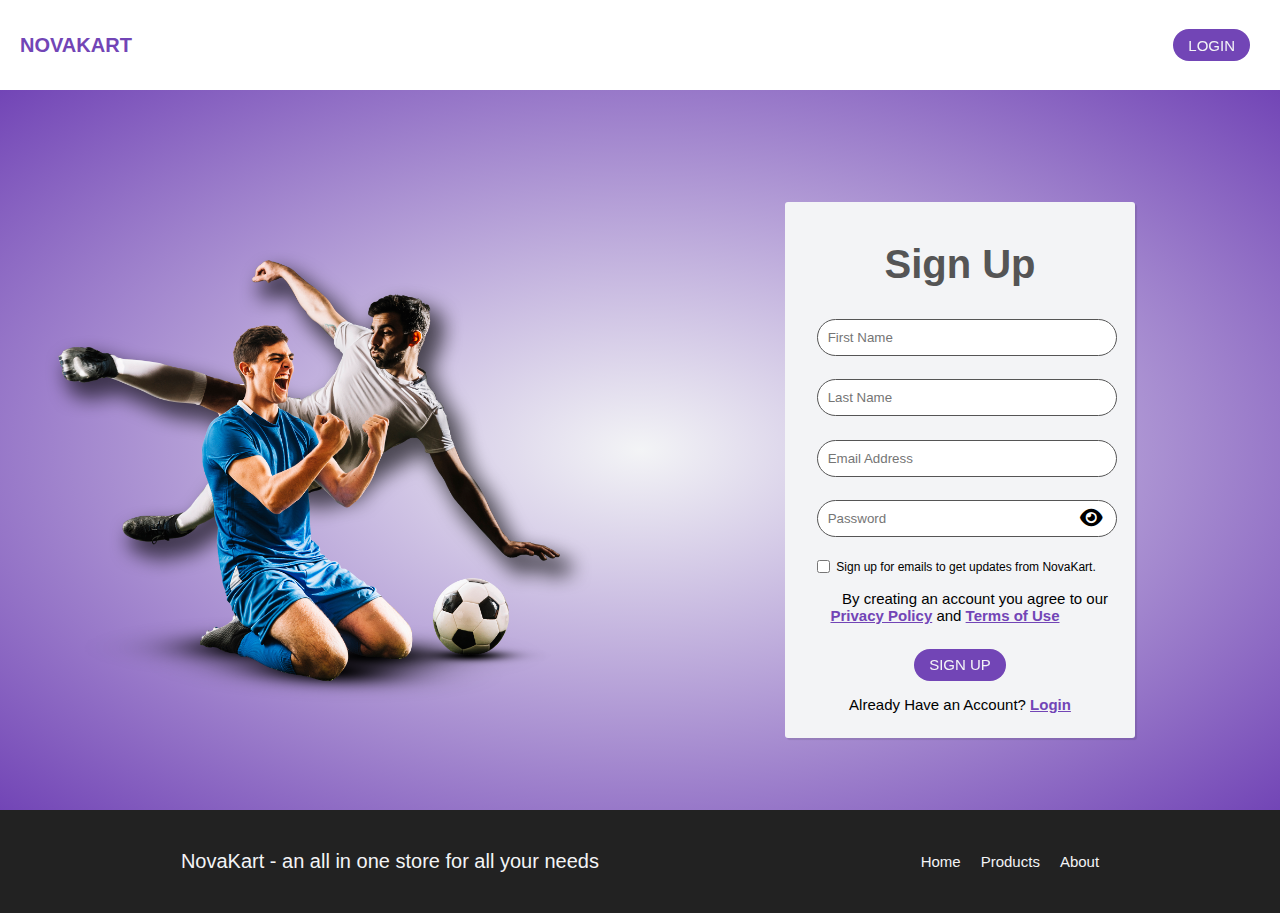
<file: pages/authentication/signup.html>
<!DOCTYPE html>
<html lang="en">
  <head>
    <meta charset="UTF-8" />
    <meta http-equiv="X-UA-Compatible" content="IE=edge" />
    <meta name="viewport" content="width=device-width, initial-scale=1.0" />
    <title>Signup | NovaKart</title>
    <link rel="preconnect" href="https://fonts.googleapis.com" />
    <link rel="preconnect" href="https://fonts.gstatic.com" crossorigin />
    <link
      href="https://fonts.googleapis.com/css2?family=Montserrat:wght@300;400;500;600;700;800;900&display=swap"
      rel="stylesheet"
    />
    <link
      rel="stylesheet"
      href="https://cdnjs.cloudflare.com/ajax/libs/font-awesome/6.0.0/css/all.min.css"
      integrity="sha512-9usAa10IRO0HhonpyAIVpjrylPvoDwiPUiKdWk5t3PyolY1cOd4DSE0Ga+ri4AuTroPR5aQvXU9xC6qOPnzFeg=="
      crossorigin="anonymous"
      referrerpolicy="no-referrer"
    />
    <link rel="stylesheet" href="../../CSS/reset.css" />
    <link rel="stylesheet" href="../../CSS/navbar.css" />
    <link rel="stylesheet" href="../../CSS/scrollbar.css" />
    <link rel="stylesheet" href="../../CSS/variables.css" />
    <link rel="stylesheet" href="../../CSS/utilities.css" />
    <link rel="stylesheet" href="../../pages/authentication/auth.css" />
    <link rel="stylesheet" href="../../CSS/footer.css" />
  </head>
  <body>
    <!-- HEADER SECTION -->
    <header>
      <nav class="navbar">
        <div class="nav-brand">
          <a href="../landing-page/landing-page.html" class="nav-title"
            >NOVAKART</a
          >
        </div>
        <ul class="nav-items">
          <li class="nav-item">
            <a href="./login.html" class="btn btn-primary">Login</a>
          </li>
        </ul>
      </nav>
    </header>

    <!-- MAIN SECTION -->
    <main class="main-section">
      <section class="section-img">
        <img src="../../images/image1.png" alt="section-img" />
      </section>
      <section class="section-form">
        <form action="">
          <h1 class="form-title">Sign Up</h1>
          <div class="form-group">
            <input type="text" placeholder="First Name" />
            <span class="err-msg">Error</span>
          </div>
          <div class="form-group">
            <input type="text" placeholder="Last Name" />
            <span class="err-msg">Error</span>
          </div>
          <div class="form-group">
            <input type="email" placeholder="Email Address" />
            <span class="err-msg">Error</span>
          </div>
          <div class="form-group">
            <input type="password" placeholder="Password" />
            <i class="fas fa-eye"></i>
            <span class="err-msg">Error</span>
          </div>
          <div class="form-group checkbox-group-signup">
            <input type="checkbox" id="news-letter" />
            <label for="news-letter">
              Sign up for emails to get updates from NovaKart.
            </label>
          </div>
          <div class="form-group">
            <span class="terms"
              >By creating an account you agree to our
              <a href="#" class="form-link">Privacy Policy</a> and
              <a href="#" class="form-link">Terms of Use</a></span
            >
          </div>
          <div class="form-group">
            <button type="submit" class="btn btn-primary">Sign Up</button>
            <p class="login-text">
              Already Have an Account?
              <a href="./login.html" class="form-link">Login</a>
            </p>
          </div>
        </form>
      </section>
    </main>

    <!-- FOOTER SECTION -->
    <footer class="footer footer-auth">
      <div class="footer-text">
        <p>NovaKart - an all in one store for all your needs</p>
      </div>

      <ul class="footer-nav">
        <li class="footer-item">
          <a class="footer-link" href="../landing-page/landing-page.html"
            >Home</a
          >
        </li>
        <li class="footer-item">
          <a class="footer-link" href="../all-products/all-products.html"
            >Products</a
          >
        </li>
        <li class="footer-item">
          <a class="footer-link" href="#">About</a>
        </li>
      </ul>
    </footer>
  </body>
</html>
</file>
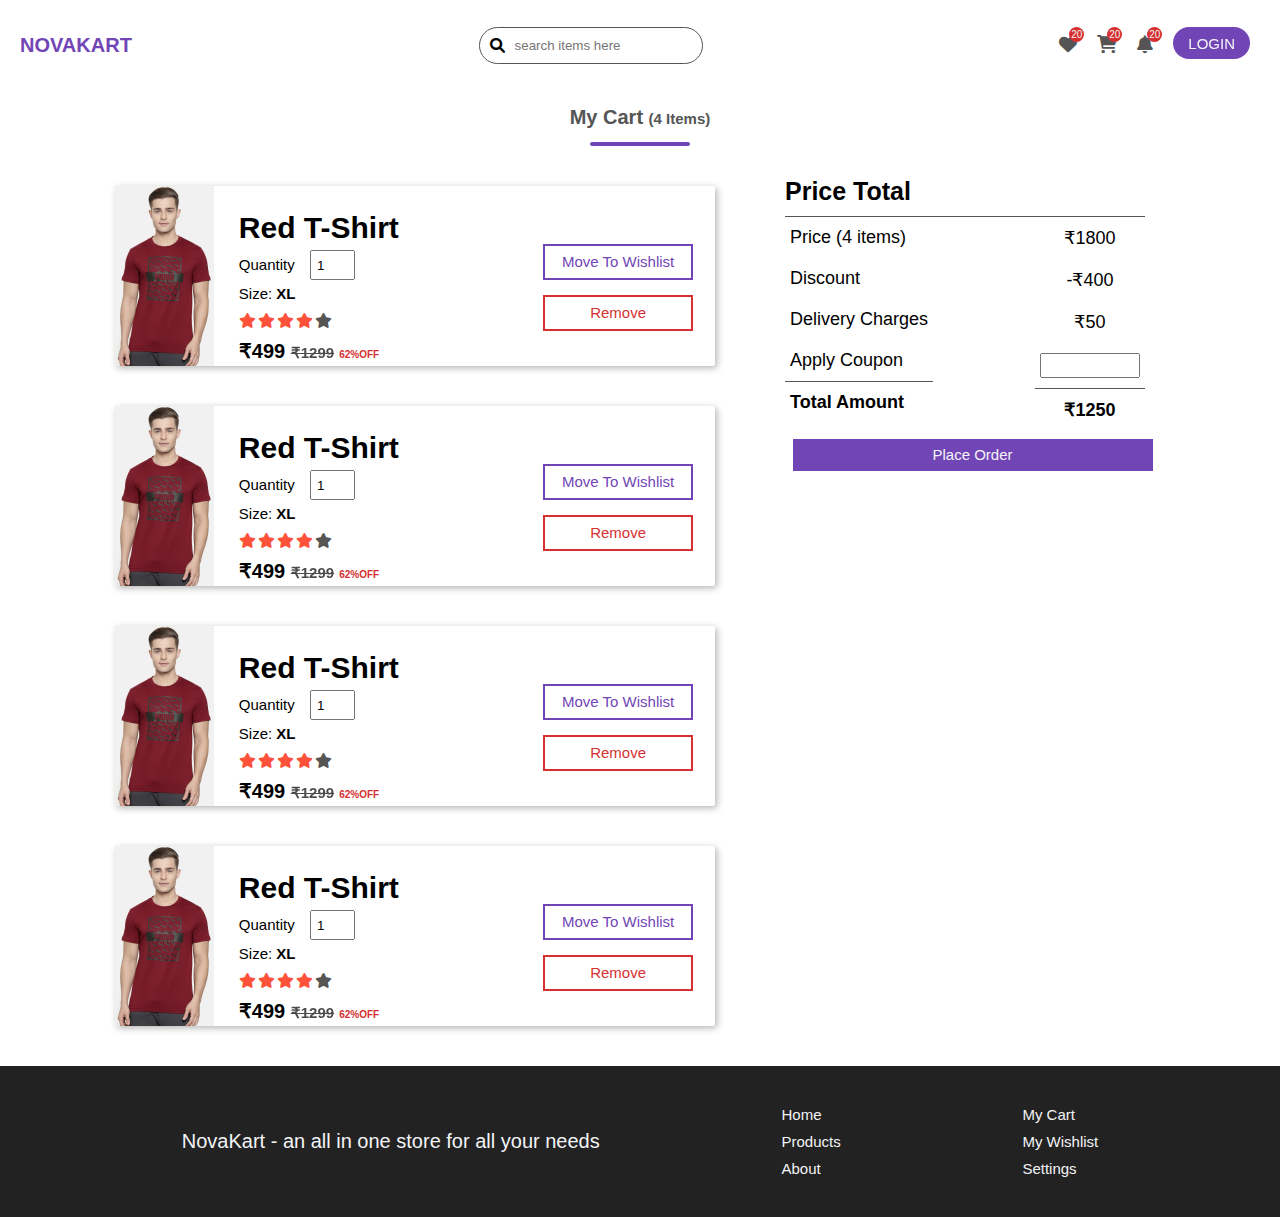
<file: pages/cart/cart.html>
<!DOCTYPE html>
<html lang="en">
  <head>
    <meta charset="UTF-8" />
    <meta http-equiv="X-UA-Compatible" content="IE=edge" />
    <meta name="viewport" content="width=device-width, initial-scale=1.0" />
    <title>Cart | NovaKart</title>
    <link rel="preconnect" href="https://fonts.googleapis.com" />
    <link rel="preconnect" href="https://fonts.gstatic.com" crossorigin />
    <link
      href="https://fonts.googleapis.com/css2?family=Montserrat:wght@300;400;500;600;700;800;900&display=swap"
      rel="stylesheet"
    />
    <link
      rel="stylesheet"
      href="https://cdnjs.cloudflare.com/ajax/libs/font-awesome/6.0.0/css/all.min.css"
      integrity="sha512-9usAa10IRO0HhonpyAIVpjrylPvoDwiPUiKdWk5t3PyolY1cOd4DSE0Ga+ri4AuTroPR5aQvXU9xC6qOPnzFeg=="
      crossorigin="anonymous"
      referrerpolicy="no-referrer"
    />
    <link rel="stylesheet" href="../../CSS/reset.css" />
    <link rel="stylesheet" href="../../CSS/navbar.css" />
    <link rel="stylesheet" href="../../CSS/scrollbar.css" />
    <link rel="stylesheet" href="../../CSS/variables.css" />
    <link rel="stylesheet" href="../../CSS/utilities.css" />
    <link rel="stylesheet" href="../../pages/cart/cart.css" />
    <link rel="stylesheet" href="../../CSS/footer.css" />
  </head>
  <body>
    <!-- HEADER SECTION -->
    <header>
      <nav class="navbar">
        <div class="nav-brand">
          <a href="../landing-page/landing-page.html" class="nav-title"
            >NOVAKART</a
          >
        </div>
        <div class="nav-search">
          <button class="search-icon"><i class="fas fa-search"></i></button>
          <input
            type="search"
            class="nav-search"
            placeholder="search items here"
          />
        </div>
        <ul class="nav-items">
          <li class="nav-item">
            <a href="../wishlist/wishlist.html" class="nav-link"
              ><i class="fas fa-heart"></i>
              <div class="numeric-badge danger-bg">20</div>
            </a>
          </li>

          <li class="nav-item">
            <a href="../cart/cart.html" class="nav-link"
              ><i class="fas fa-shopping-cart"></i>
              <div class="numeric-badge danger-bg">20</div>
            </a>
          </li>
          <li class="nav-item">
            <a href="#" class="nav-link"
              ><i class="fas fa-bell"></i>
              <div class="numeric-badge danger-bg">20</div>
            </a>
          </li>
          <li class="nav-item">
            <a
              href="../../pages/authentication/login.html"
              class="btn btn-primary"
              >Login</a
            >
          </li>
        </ul>
      </nav>
    </header>

    <!-- MAIN SECTION -->
    <main class="main-section">
      <!-- CART PRODUCTS -->
      <section class="cart-products">
        <h2 class="cart-title">
          My Cart <small class="cart-total-items">(4 Items)</small>
        </h2>

        <section class="cart-container">
          <section class="cart-items">
            <div class="horizontal-card">
              <div class="horizontal-card-img">
                <img src="../../images/product-1.jpg" alt="product-1-img" />
              </div>
              <div class="horizontal-card-content">
                <div class="horizontal-card-text">
                  <h2 class="horizontal-card-title">Red T-Shirt</h2>
                  <label for="quantity-1" class="quantity-label"
                    >Quantity</label
                  >
                  <input
                    type="number"
                    id="quantity-1"
                    class="quantity"
                    value="1"
                  />
                  <p class="size">Size: <strong>XL</strong></p>
                  <div class="card-rating">
                    <ul class="stars">
                      <li class="star star-filled">
                        <i class="fas fa-star"></i>
                      </li>
                      <li class="star star-filled">
                        <i class="fas fa-star"></i>
                      </li>
                      <li class="star star-filled">
                        <i class="fas fa-star"></i>
                      </li>
                      <li class="star star-filled">
                        <i class="fas fa-star"></i>
                      </li>
                      <li class="star"><i class="fas fa-star"></i></li>
                    </ul>
                  </div>
                  <p class="card-price">
                    ₹499 <small class="price-before">₹1299</small
                    ><small class="price-discount">62%OFF</small>
                  </p>
                </div>
                <div class="card-action">
                  <button class="cart-btn btn-outline-primary">
                    Move to Wishlist
                  </button>
                  <button class="cart-btn btn-outline-danger">Remove</button>
                </div>
              </div>
            </div>
            <div class="horizontal-card">
              <div class="horizontal-card-img">
                <img src="../../images/product-1.jpg" alt="product-1-img" />
              </div>
              <div class="horizontal-card-content">
                <div class="horizontal-card-text">
                  <h2 class="horizontal-card-title">Red T-Shirt</h2>
                  <label for="quantity-2" class="quantity-label"
                    >Quantity</label
                  >
                  <input
                    type="number"
                    id="quantity-2"
                    class="quantity"
                    value="1"
                  />
                  <p class="size">Size: <strong>XL</strong></p>
                  <div class="card-rating">
                    <ul class="stars">
                      <li class="star star-filled">
                        <i class="fas fa-star"></i>
                      </li>
                      <li class="star star-filled">
                        <i class="fas fa-star"></i>
                      </li>
                      <li class="star star-filled">
                        <i class="fas fa-star"></i>
                      </li>
                      <li class="star star-filled">
                        <i class="fas fa-star"></i>
                      </li>
                      <li class="star"><i class="fas fa-star"></i></li>
                    </ul>
                  </div>
                  <p class="card-price">
                    ₹499 <small class="price-before">₹1299</small
                    ><small class="price-discount">62%OFF</small>
                  </p>
                </div>
                <div class="card-action">
                  <button class="cart-btn btn-outline-primary">
                    Move to Wishlist
                  </button>
                  <button class="cart-btn btn-outline-danger">Remove</button>
                </div>
              </div>
            </div>
            <div class="horizontal-card">
              <div class="horizontal-card-img">
                <img src="../../images/product-1.jpg" alt="product-1-img" />
              </div>
              <div class="horizontal-card-content">
                <div class="horizontal-card-text">
                  <h2 class="horizontal-card-title">Red T-Shirt</h2>
                  <label for="quantity-3" class="quantity-label"
                    >Quantity</label
                  >
                  <input
                    type="number"
                    id="quantity-3"
                    class="quantity"
                    value="1"
                  />
                  <p class="size">Size: <strong>XL</strong></p>
                  <div class="card-rating">
                    <ul class="stars">
                      <li class="star star-filled">
                        <i class="fas fa-star"></i>
                      </li>
                      <li class="star star-filled">
                        <i class="fas fa-star"></i>
                      </li>
                      <li class="star star-filled">
                        <i class="fas fa-star"></i>
                      </li>
                      <li class="star star-filled">
                        <i class="fas fa-star"></i>
                      </li>
                      <li class="star"><i class="fas fa-star"></i></li>
                    </ul>
                  </div>
                  <p class="card-price">
                    ₹499 <small class="price-before">₹1299</small
                    ><small class="price-discount">62%OFF</small>
                  </p>
                </div>
                <div class="card-action">
                  <button class="cart-btn btn-outline-primary">
                    Move to Wishlist
                  </button>
                  <button class="cart-btn btn-outline-danger">Remove</button>
                </div>
              </div>
            </div>
            <div class="horizontal-card">
              <div class="horizontal-card-img">
                <img src="../../images/product-1.jpg" alt="product-1-img" />
              </div>
              <div class="horizontal-card-content">
                <div class="horizontal-card-text">
                  <h2 class="horizontal-card-title">Red T-Shirt</h2>
                  <label for="quantity-4" class="quantity-label"
                    >Quantity</label
                  >
                  <input
                    type="number"
                    id="quantity-4"
                    class="quantity"
                    value="1"
                  />
                  <p class="size">Size: <strong>XL</strong></p>
                  <div class="card-rating">
                    <ul class="stars">
                      <li class="star star-filled">
                        <i class="fas fa-star"></i>
                      </li>
                      <li class="star star-filled">
                        <i class="fas fa-star"></i>
                      </li>
                      <li class="star star-filled">
                        <i class="fas fa-star"></i>
                      </li>
                      <li class="star star-filled">
                        <i class="fas fa-star"></i>
                      </li>
                      <li class="star"><i class="fas fa-star"></i></li>
                    </ul>
                  </div>
                  <p class="card-price">
                    ₹499 <small class="price-before">₹1299</small
                    ><small class="price-discount">62%OFF</small>
                  </p>
                </div>
                <div class="card-action">
                  <button class="cart-btn btn-outline-primary">
                    Move to Wishlist
                  </button>
                  <button class="cart-btn btn-outline-danger">Remove</button>
                </div>
              </div>
            </div>
          </section>
          <section class="cart-price-container">
            <h2 class="price-heading">Price Total</h2>
            <div class="price-details">
              <div>
                <span class="price-item">Price <span>(4 items)</span></span>
                <span class="price-item">Discount</span>
                <span class="price-item">Delivery Charges</span>
                <span class="price-item coupon">Apply Coupon</span>
                <span class="price-item total">Total Amount</span>
              </div>
              <div class="prices">
                <span class="price-item">₹1800</span>
                <span class="price-item">-₹400</span>
                <span class="price-item">₹50</span>
                <span class="price-item coupon"
                  ><input type="text" id="" class="coupon-input"
                /></span>
                <span class="price-item total">₹1250</span>
              </div>
            </div>
            <button class="cart-btn cart-btn-order">Place Order</button>
          </section>
        </section>
      </section>
    </main>

    <!-- FOOTER SECTION -->
    <footer class="footer">
      <div class="footer-text">
        <p>NovaKart - an all in one store for all your needs</p>
      </div>
      <div class="footer-nav">
        <ul>
          <li class="footer-item">
            <a class="footer-link" href="../landing-page/landing-page.html"
              >Home</a
            >
          </li>
          <li class="footer-item">
            <a class="footer-link" href="../all-products/all-products.html"
              >Products</a
            >
          </li>
          <li class="footer-item">
            <a class="footer-link" href="#">About</a>
          </li>
        </ul>
      </div>
      <div class="footer-nav">
        <ul>
          <li class="footer-item">
            <a class="footer-link" href="../cart/cart.html">My Cart</a>
          </li>
          <li class="footer-item">
            <a class="footer-link" href="../wishlist/wishlist.html"
              >My Wishlist</a
            >
          </li>
          <li class="footer-item">
            <a class="footer-link" href="#">Settings</a>
          </li>
        </ul>
      </div>
    </footer>
  </body>
</html>
</file>
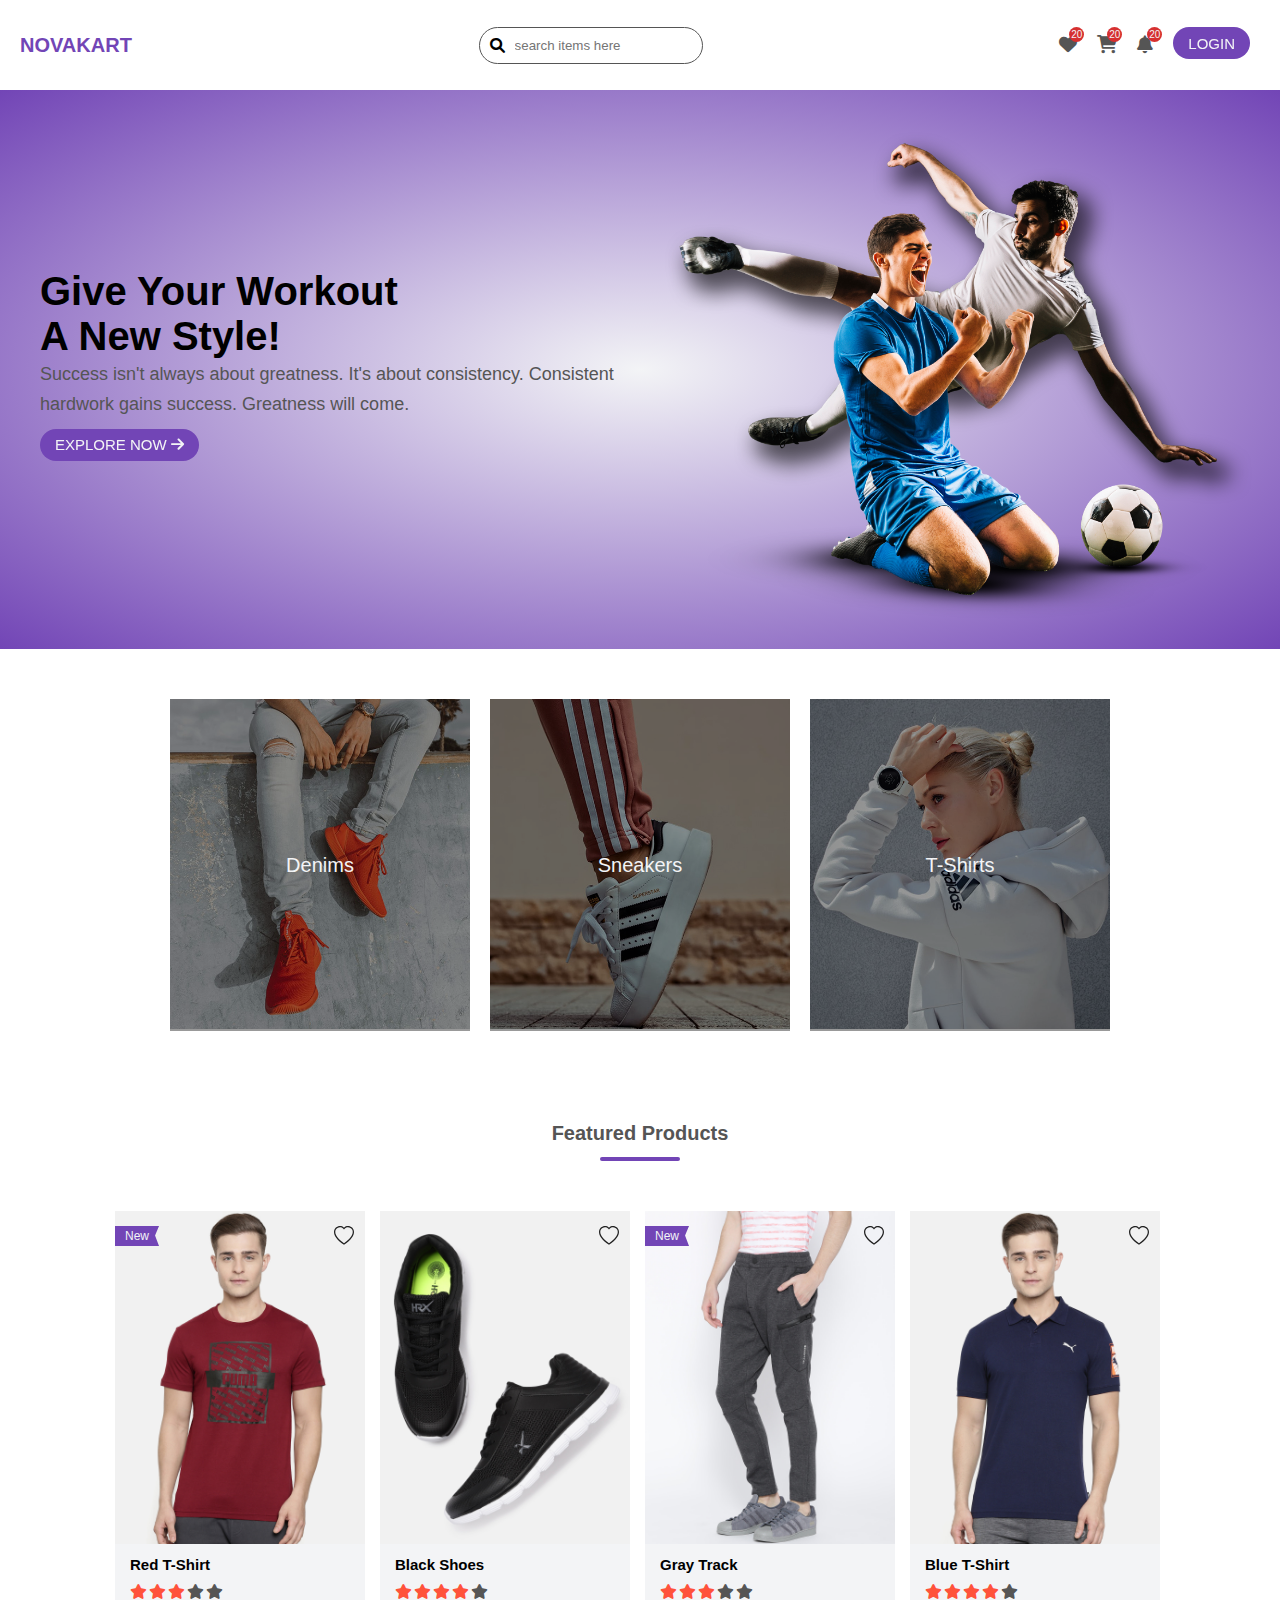
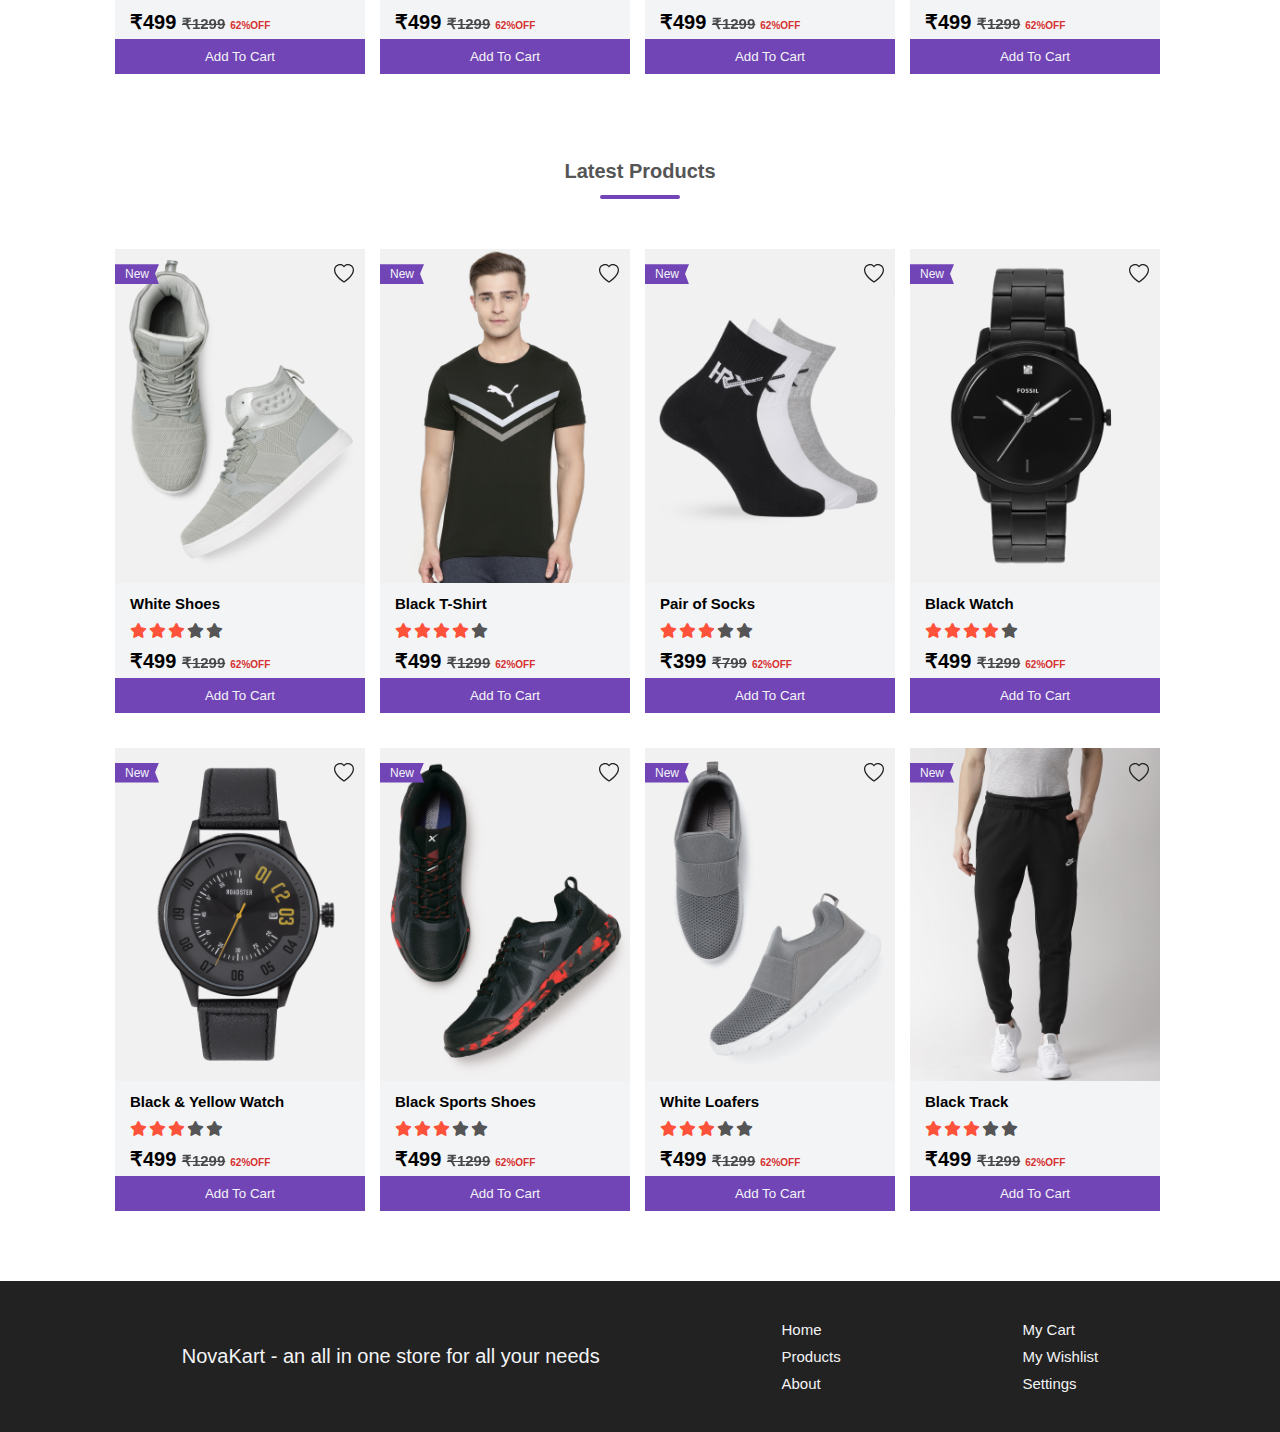
<file: pages/landing-page/landing-page.html>
<!DOCTYPE html>
<html lang="en">
  <head>
    <meta charset="UTF-8" />
    <meta http-equiv="X-UA-Compatible" content="IE=edge" />
    <meta name="viewport" content="width=device-width, initial-scale=1.0" />
    <title>Home | NovaKart</title>
    <link rel="preconnect" href="https://fonts.googleapis.com" />
    <link rel="preconnect" href="https://fonts.gstatic.com" crossorigin />
    <link
      href="https://fonts.googleapis.com/css2?family=Montserrat:wght@300;400;500;600;700;800;900&display=swap"
      rel="stylesheet"
    />
    <link
      rel="stylesheet"
      href="https://cdnjs.cloudflare.com/ajax/libs/font-awesome/6.0.0/css/all.min.css"
      integrity="sha512-9usAa10IRO0HhonpyAIVpjrylPvoDwiPUiKdWk5t3PyolY1cOd4DSE0Ga+ri4AuTroPR5aQvXU9xC6qOPnzFeg=="
      crossorigin="anonymous"
      referrerpolicy="no-referrer"
    />
    <link rel="stylesheet" href="../../CSS/reset.css" />
    <link rel="stylesheet" href="../../CSS/navbar.css" />
    <link rel="stylesheet" href="../../CSS/scrollbar.css" />
    <link rel="stylesheet" href="../../CSS/variables.css" />
    <link rel="stylesheet" href="../../CSS/utilities.css" />
    <link rel="stylesheet" href="../../pages/landing-page/landing-page.css" />
    <link rel="stylesheet" href="../../CSS/footer.css" />
  </head>
  <body>
    <!-- HEADER SECTION -->
    <header>
      <nav class="navbar">
        <div class="nav-brand">
          <a href="../landing-page/landing-page.html" class="nav-title"
            >NOVAKART</a
          >
        </div>
        <div class="nav-search">
          <button class="search-icon"><i class="fas fa-search"></i></button>
          <input
            type="search"
            class="nav-search"
            placeholder="search items here"
          />
        </div>
        <ul class="nav-items">
          <li class="nav-item">
            <a href="../wishlist/wishlist.html" class="nav-link"
              ><i class="fas fa-heart"></i>
              <div class="numeric-badge danger-bg">20</div>
            </a>
          </li>

          <li class="nav-item">
            <a href="../cart/cart.html" class="nav-link"
              ><i class="fas fa-shopping-cart"></i>
              <div class="numeric-badge danger-bg">20</div>
            </a>
          </li>
          <li class="nav-item">
            <a href="#" class="nav-link"
              ><i class="fas fa-bell"></i>
              <div class="numeric-badge danger-bg">20</div>
            </a>
          </li>
          <li class="nav-item">
            <a
              href="../../pages/authentication/login.html"
              class="btn btn-primary"
              >Login</a
            >
          </li>
        </ul>
      </nav>

      <!-- HERO SECTION -->
      <section class="hero">
        <div class="hero-text">
          <h1 class="hero-title">Give Your Workout<br />A New Style!</h1>
          <p class="hero-content">
            Success isn't always about greatness. It's about consistency.
            Consistent <br />
            hardwork gains success. Greatness will come.
          </p>
          <a
            href="../all-products/all-products.html"
            class="btn btn-primary btn-explore"
            >Explore Now <i class="fas fa-arrow-right"></i
          ></a>
        </div>
        <div class="hero-img">
          <img src="../../images/image1.png" alt="hero-img" />
        </div>
      </section>
    </header>

    <!-- MAIN SECTION -->
    <main class="main-section">
      <!-- CATEGORIES -->
      <section class="categories">
        <div class="category">
          <div class="overlay"><a href="#" class="overlay-link">Denims</a></div>
          <img src="../../images/category-1.jpg" alt="category-1-img" />
        </div>
        <div class="category">
          <div class="overlay">
            <a href="#" class="overlay-link">Sneakers</a>
          </div>
          <img src="../../images/category-2.jpg" alt="category-2-img" />
        </div>
        <div class="category">
          <div class="overlay">
            <a href="#" class="overlay-link">T-Shirts</a>
          </div>
          <img src="../../images/category-3.jpg" alt="category-3-img" />
        </div>
      </section>

      <!-- FEATURED PRODUCTS -->
      <section class="featured-products">
        <h2 class="section-title">Featured Products</h2>
        <div class="card-container">
          <div class="card">
            <div class="card-img">
              <img src="../../images/product-1.jpg" alt="product-1.img" />
            </div>
            <div class="card-badge">New</div>
            <div class="card-icon">
              <svg
                xmlns="http://www.w3.org/2000/svg"
                xmlns:xlink="http://www.w3.org/1999/xlink"
                aria-hidden="true"
                role="img"
                class="iconify iconify--bi"
                width="32"
                height="32"
                preserveAspectRatio="xMidYMid meet"
                viewBox="0 0 16 16"
              >
                <g>
                  <path
                    d="M8 2.748l-.717-.737C5.6.281 2.514.878 1.4 3.053c-.523 1.023-.641 2.5.314 4.385c.92 1.815 2.834 3.989 6.286 6.357c3.452-2.368 5.365-4.542 6.286-6.357c.955-1.886.838-3.362.314-4.385C13.486.878 10.4.28 8.717 2.01L8 2.748zM8 15C-7.333 4.868 3.279-3.04 7.824 1.143c.06.055.119.112.176.171a3.12 3.12 0 0 1 .176-.17C12.72-3.042 23.333 4.867 8 15z"
                  ></path>
                </g>
              </svg>
            </div>
            <div class="card-head">
              <h4 class="card-title">Red T-Shirt</h4>
            </div>
            <div class="card-body">
              <div class="card-rating">
                <ul class="stars">
                  <li class="star star-filled"><i class="fas fa-star"></i></li>
                  <li class="star star-filled"><i class="fas fa-star"></i></li>
                  <li class="star star-filled"><i class="fas fa-star"></i></li>
                  <li class="star"><i class="fas fa-star"></i></li>
                  <li class="star"><i class="fas fa-star"></i></li>
                </ul>
              </div>
              <div class="card-text">
                <p class="card-price">
                  ₹499 <small class="price-before">₹1299</small
                  ><small class="price-discount">62%OFF</small>
                </p>
              </div>
            </div>
            <div class="card-footer">
              <button class="">Add to Cart</button>
            </div>
          </div>
          <div class="card">
            <div class="card-img">
              <img src="../../images/product-2.jpg" alt="product-2.img" />
            </div>
            <div class="card-icon">
              <svg
                xmlns="http://www.w3.org/2000/svg"
                xmlns:xlink="http://www.w3.org/1999/xlink"
                aria-hidden="true"
                role="img"
                class="iconify iconify--bi"
                width="32"
                height="32"
                preserveAspectRatio="xMidYMid meet"
                viewBox="0 0 16 16"
              >
                <g>
                  <path
                    d="M8 2.748l-.717-.737C5.6.281 2.514.878 1.4 3.053c-.523 1.023-.641 2.5.314 4.385c.92 1.815 2.834 3.989 6.286 6.357c3.452-2.368 5.365-4.542 6.286-6.357c.955-1.886.838-3.362.314-4.385C13.486.878 10.4.28 8.717 2.01L8 2.748zM8 15C-7.333 4.868 3.279-3.04 7.824 1.143c.06.055.119.112.176.171a3.12 3.12 0 0 1 .176-.17C12.72-3.042 23.333 4.867 8 15z"
                  ></path>
                </g>
              </svg>
            </div>
            <div class="card-head">
              <h4 class="card-title">Black Shoes</h4>
            </div>
            <div class="card-body">
              <div class="card-rating">
                <ul class="stars">
                  <li class="star star-filled"><i class="fas fa-star"></i></li>
                  <li class="star star-filled"><i class="fas fa-star"></i></li>
                  <li class="star star-filled"><i class="fas fa-star"></i></li>
                  <li class="star star-filled"><i class="fas fa-star"></i></li>
                  <li class="star"><i class="fas fa-star"></i></li>
                </ul>
              </div>
              <div class="card-text">
                <p class="card-price">
                  ₹499 <small class="price-before">₹1299</small
                  ><small class="price-discount">62%OFF</small>
                </p>
              </div>
            </div>
            <div class="card-footer">
              <button class="">Add to Cart</button>
            </div>
          </div>
          <div class="card">
            <div class="card-img">
              <img src="../../images/product-3.jpg" alt="product-3.img" />
            </div>
            <div class="card-badge">New</div>
            <div class="card-icon">
              <svg
                xmlns="http://www.w3.org/2000/svg"
                xmlns:xlink="http://www.w3.org/1999/xlink"
                aria-hidden="true"
                role="img"
                class="iconify iconify--bi"
                width="32"
                height="32"
                preserveAspectRatio="xMidYMid meet"
                viewBox="0 0 16 16"
              >
                <g>
                  <path
                    d="M8 2.748l-.717-.737C5.6.281 2.514.878 1.4 3.053c-.523 1.023-.641 2.5.314 4.385c.92 1.815 2.834 3.989 6.286 6.357c3.452-2.368 5.365-4.542 6.286-6.357c.955-1.886.838-3.362.314-4.385C13.486.878 10.4.28 8.717 2.01L8 2.748zM8 15C-7.333 4.868 3.279-3.04 7.824 1.143c.06.055.119.112.176.171a3.12 3.12 0 0 1 .176-.17C12.72-3.042 23.333 4.867 8 15z"
                  ></path>
                </g>
              </svg>
            </div>
            <div class="card-head">
              <h4 class="card-title">Gray Track</h4>
            </div>
            <div class="card-body">
              <div class="card-rating">
                <ul class="stars">
                  <li class="star star-filled"><i class="fas fa-star"></i></li>
                  <li class="star star-filled"><i class="fas fa-star"></i></li>
                  <li class="star star-filled"><i class="fas fa-star"></i></li>
                  <li class="star"><i class="fas fa-star"></i></li>
                  <li class="star"><i class="fas fa-star"></i></li>
                </ul>
              </div>
              <div class="card-text">
                <p class="card-price">
                  ₹499 <small class="price-before">₹1299</small
                  ><small class="price-discount">62%OFF</small>
                </p>
              </div>
            </div>
            <div class="card-footer">
              <button class="">Add to Cart</button>
            </div>
          </div>
          <div class="card">
            <div class="card-img">
              <img src="../../images/product-4.jpg" alt="product-4.img" />
            </div>
            <div class="card-icon">
              <svg
                xmlns="http://www.w3.org/2000/svg"
                xmlns:xlink="http://www.w3.org/1999/xlink"
                aria-hidden="true"
                role="img"
                class="iconify iconify--bi"
                width="32"
                height="32"
                preserveAspectRatio="xMidYMid meet"
                viewBox="0 0 16 16"
              >
                <g>
                  <path
                    d="M8 2.748l-.717-.737C5.6.281 2.514.878 1.4 3.053c-.523 1.023-.641 2.5.314 4.385c.92 1.815 2.834 3.989 6.286 6.357c3.452-2.368 5.365-4.542 6.286-6.357c.955-1.886.838-3.362.314-4.385C13.486.878 10.4.28 8.717 2.01L8 2.748zM8 15C-7.333 4.868 3.279-3.04 7.824 1.143c.06.055.119.112.176.171a3.12 3.12 0 0 1 .176-.17C12.72-3.042 23.333 4.867 8 15z"
                  ></path>
                </g>
              </svg>
            </div>
            <div class="card-head">
              <h4 class="card-title">Blue T-Shirt</h4>
            </div>
            <div class="card-body">
              <div class="card-rating">
                <ul class="stars">
                  <li class="star star-filled"><i class="fas fa-star"></i></li>
                  <li class="star star-filled"><i class="fas fa-star"></i></li>
                  <li class="star star-filled"><i class="fas fa-star"></i></li>
                  <li class="star star-filled"><i class="fas fa-star"></i></li>
                  <li class="star"><i class="fas fa-star"></i></li>
                </ul>
              </div>
              <div class="card-text">
                <p class="card-price">
                  ₹499 <small class="price-before">₹1299</small
                  ><small class="price-discount">62%OFF</small>
                </p>
              </div>
            </div>
            <div class="card-footer">
              <button class="">Add to Cart</button>
            </div>
          </div>
        </div>
      </section>

      <!-- LATEST-PRODUCTS -->
      <section class="latest-products">
        <h2 class="section-title">Latest Products</h2>
        <div class="card-container">
          <div class="card">
            <div class="card-img">
              <img src="../../images/product-5.jpg" alt="product-5.img" />
            </div>
            <div class="card-badge">New</div>
            <div class="card-icon">
              <svg
                xmlns="http://www.w3.org/2000/svg"
                xmlns:xlink="http://www.w3.org/1999/xlink"
                aria-hidden="true"
                role="img"
                class="iconify iconify--bi"
                width="32"
                height="32"
                preserveAspectRatio="xMidYMid meet"
                viewBox="0 0 16 16"
              >
                <g>
                  <path
                    d="M8 2.748l-.717-.737C5.6.281 2.514.878 1.4 3.053c-.523 1.023-.641 2.5.314 4.385c.92 1.815 2.834 3.989 6.286 6.357c3.452-2.368 5.365-4.542 6.286-6.357c.955-1.886.838-3.362.314-4.385C13.486.878 10.4.28 8.717 2.01L8 2.748zM8 15C-7.333 4.868 3.279-3.04 7.824 1.143c.06.055.119.112.176.171a3.12 3.12 0 0 1 .176-.17C12.72-3.042 23.333 4.867 8 15z"
                  ></path>
                </g>
              </svg>
            </div>
            <div class="card-head">
              <h4 class="card-title">White Shoes</h4>
            </div>
            <div class="card-body">
              <div class="card-rating">
                <ul class="stars">
                  <li class="star star-filled"><i class="fas fa-star"></i></li>
                  <li class="star star-filled"><i class="fas fa-star"></i></li>
                  <li class="star star-filled"><i class="fas fa-star"></i></li>
                  <li class="star"><i class="fas fa-star"></i></li>
                  <li class="star"><i class="fas fa-star"></i></li>
                </ul>
              </div>
              <div class="card-text">
                <p class="card-price">
                  ₹499 <small class="price-before">₹1299</small
                  ><small class="price-discount">62%OFF</small>
                </p>
              </div>
            </div>
            <div class="card-footer">
              <button class="">Add to Cart</button>
            </div>
          </div>
          <div class="card">
            <div class="card-img">
              <img src="../../images/product-6.jpg" alt="product-6.img" />
            </div>
            <div class="card-badge">New</div>
            <div class="card-icon">
              <svg
                xmlns="http://www.w3.org/2000/svg"
                xmlns:xlink="http://www.w3.org/1999/xlink"
                aria-hidden="true"
                role="img"
                class="iconify iconify--bi"
                width="32"
                height="32"
                preserveAspectRatio="xMidYMid meet"
                viewBox="0 0 16 16"
              >
                <g>
                  <path
                    d="M8 2.748l-.717-.737C5.6.281 2.514.878 1.4 3.053c-.523 1.023-.641 2.5.314 4.385c.92 1.815 2.834 3.989 6.286 6.357c3.452-2.368 5.365-4.542 6.286-6.357c.955-1.886.838-3.362.314-4.385C13.486.878 10.4.28 8.717 2.01L8 2.748zM8 15C-7.333 4.868 3.279-3.04 7.824 1.143c.06.055.119.112.176.171a3.12 3.12 0 0 1 .176-.17C12.72-3.042 23.333 4.867 8 15z"
                  ></path>
                </g>
              </svg>
            </div>
            <div class="card-head">
              <h4 class="card-title">Black T-Shirt</h4>
            </div>
            <div class="card-body">
              <div class="card-rating">
                <ul class="stars">
                  <li class="star star-filled"><i class="fas fa-star"></i></li>
                  <li class="star star-filled"><i class="fas fa-star"></i></li>
                  <li class="star star-filled"><i class="fas fa-star"></i></li>
                  <li class="star star-filled"><i class="fas fa-star"></i></li>
                  <li class="star"><i class="fas fa-star"></i></li>
                </ul>
              </div>
              <div class="card-text">
                <p class="card-price">
                  ₹499 <small class="price-before">₹1299</small
                  ><small class="price-discount">62%OFF</small>
                </p>
              </div>
            </div>
            <div class="card-footer">
              <button class="">Add to Cart</button>
            </div>
          </div>
          <div class="card">
            <div class="card-img">
              <img src="../../images/product-7.jpg" alt="product-7.img" />
            </div>
            <div class="card-badge">New</div>
            <div class="card-icon">
              <svg
                xmlns="http://www.w3.org/2000/svg"
                xmlns:xlink="http://www.w3.org/1999/xlink"
                aria-hidden="true"
                role="img"
                class="iconify iconify--bi"
                width="32"
                height="32"
                preserveAspectRatio="xMidYMid meet"
                viewBox="0 0 16 16"
              >
                <g>
                  <path
                    d="M8 2.748l-.717-.737C5.6.281 2.514.878 1.4 3.053c-.523 1.023-.641 2.5.314 4.385c.92 1.815 2.834 3.989 6.286 6.357c3.452-2.368 5.365-4.542 6.286-6.357c.955-1.886.838-3.362.314-4.385C13.486.878 10.4.28 8.717 2.01L8 2.748zM8 15C-7.333 4.868 3.279-3.04 7.824 1.143c.06.055.119.112.176.171a3.12 3.12 0 0 1 .176-.17C12.72-3.042 23.333 4.867 8 15z"
                  ></path>
                </g>
              </svg>
            </div>
            <div class="card-head">
              <h4 class="card-title">Pair of Socks</h4>
            </div>
            <div class="card-body">
              <div class="card-rating">
                <ul class="stars">
                  <li class="star star-filled"><i class="fas fa-star"></i></li>
                  <li class="star star-filled"><i class="fas fa-star"></i></li>
                  <li class="star star-filled"><i class="fas fa-star"></i></li>
                  <li class="star"><i class="fas fa-star"></i></li>
                  <li class="star"><i class="fas fa-star"></i></li>
                </ul>
              </div>
              <div class="card-text">
                <p class="card-price">
                  ₹399 <small class="price-before">₹799</small
                  ><small class="price-discount">62%OFF</small>
                </p>
              </div>
            </div>
            <div class="card-footer">
              <button class="">Add to Cart</button>
            </div>
          </div>
          <div class="card">
            <div class="card-img">
              <img src="../../images/product-8.jpg" alt="product-8.img" />
            </div>
            <div class="card-badge">New</div>
            <div class="card-icon">
              <svg
                xmlns="http://www.w3.org/2000/svg"
                xmlns:xlink="http://www.w3.org/1999/xlink"
                aria-hidden="true"
                role="img"
                class="iconify iconify--bi"
                width="32"
                height="32"
                preserveAspectRatio="xMidYMid meet"
                viewBox="0 0 16 16"
              >
                <g>
                  <path
                    d="M8 2.748l-.717-.737C5.6.281 2.514.878 1.4 3.053c-.523 1.023-.641 2.5.314 4.385c.92 1.815 2.834 3.989 6.286 6.357c3.452-2.368 5.365-4.542 6.286-6.357c.955-1.886.838-3.362.314-4.385C13.486.878 10.4.28 8.717 2.01L8 2.748zM8 15C-7.333 4.868 3.279-3.04 7.824 1.143c.06.055.119.112.176.171a3.12 3.12 0 0 1 .176-.17C12.72-3.042 23.333 4.867 8 15z"
                  ></path>
                </g>
              </svg>
            </div>
            <div class="card-head">
              <h4 class="card-title">Black Watch</h4>
            </div>
            <div class="card-body">
              <div class="card-rating">
                <ul class="stars">
                  <li class="star star-filled"><i class="fas fa-star"></i></li>
                  <li class="star star-filled"><i class="fas fa-star"></i></li>
                  <li class="star star-filled"><i class="fas fa-star"></i></li>
                  <li class="star star-filled"><i class="fas fa-star"></i></li>
                  <li class="star"><i class="fas fa-star"></i></li>
                </ul>
              </div>
              <div class="card-text">
                <p class="card-price">
                  ₹499 <small class="price-before">₹1299</small
                  ><small class="price-discount">62%OFF</small>
                </p>
              </div>
            </div>
            <div class="card-footer">
              <button class="">Add to Cart</button>
            </div>
          </div>
          <div class="card">
            <div class="card-img">
              <img src="../../images/product-9.jpg" alt="product-9.img" />
            </div>
            <div class="card-badge">New</div>
            <div class="card-icon">
              <svg
                xmlns="http://www.w3.org/2000/svg"
                xmlns:xlink="http://www.w3.org/1999/xlink"
                aria-hidden="true"
                role="img"
                class="iconify iconify--bi"
                width="32"
                height="32"
                preserveAspectRatio="xMidYMid meet"
                viewBox="0 0 16 16"
              >
                <g>
                  <path
                    d="M8 2.748l-.717-.737C5.6.281 2.514.878 1.4 3.053c-.523 1.023-.641 2.5.314 4.385c.92 1.815 2.834 3.989 6.286 6.357c3.452-2.368 5.365-4.542 6.286-6.357c.955-1.886.838-3.362.314-4.385C13.486.878 10.4.28 8.717 2.01L8 2.748zM8 15C-7.333 4.868 3.279-3.04 7.824 1.143c.06.055.119.112.176.171a3.12 3.12 0 0 1 .176-.17C12.72-3.042 23.333 4.867 8 15z"
                  ></path>
                </g>
              </svg>
            </div>
            <div class="card-head">
              <h4 class="card-title">Black & Yellow Watch</h4>
            </div>
            <div class="card-body">
              <div class="card-rating">
                <ul class="stars">
                  <li class="star star-filled"><i class="fas fa-star"></i></li>
                  <li class="star star-filled"><i class="fas fa-star"></i></li>
                  <li class="star star-filled"><i class="fas fa-star"></i></li>
                  <li class="star"><i class="fas fa-star"></i></li>
                  <li class="star"><i class="fas fa-star"></i></li>
                </ul>
              </div>
              <div class="card-text">
                <p class="card-price">
                  ₹499 <small class="price-before">₹1299</small
                  ><small class="price-discount">62%OFF</small>
                </p>
              </div>
            </div>
            <div class="card-footer">
              <button class="">Add to Cart</button>
            </div>
          </div>
          <div class="card">
            <div class="card-img">
              <img src="../../images/product-10.jpg" alt="product-10.img" />
            </div>
            <div class="card-badge">New</div>
            <div class="card-icon">
              <svg
                xmlns="http://www.w3.org/2000/svg"
                xmlns:xlink="http://www.w3.org/1999/xlink"
                aria-hidden="true"
                role="img"
                class="iconify iconify--bi"
                width="32"
                height="32"
                preserveAspectRatio="xMidYMid meet"
                viewBox="0 0 16 16"
              >
                <g>
                  <path
                    d="M8 2.748l-.717-.737C5.6.281 2.514.878 1.4 3.053c-.523 1.023-.641 2.5.314 4.385c.92 1.815 2.834 3.989 6.286 6.357c3.452-2.368 5.365-4.542 6.286-6.357c.955-1.886.838-3.362.314-4.385C13.486.878 10.4.28 8.717 2.01L8 2.748zM8 15C-7.333 4.868 3.279-3.04 7.824 1.143c.06.055.119.112.176.171a3.12 3.12 0 0 1 .176-.17C12.72-3.042 23.333 4.867 8 15z"
                  ></path>
                </g>
              </svg>
            </div>
            <div class="card-head">
              <h4 class="card-title">Black Sports Shoes</h4>
            </div>
            <div class="card-body">
              <div class="card-rating">
                <ul class="stars">
                  <li class="star star-filled"><i class="fas fa-star"></i></li>
                  <li class="star star-filled"><i class="fas fa-star"></i></li>
                  <li class="star star-filled"><i class="fas fa-star"></i></li>
                  <li class="star"><i class="fas fa-star"></i></li>
                  <li class="star"><i class="fas fa-star"></i></li>
                </ul>
              </div>
              <div class="card-text">
                <p class="card-price">
                  ₹499 <small class="price-before">₹1299</small
                  ><small class="price-discount">62%OFF</small>
                </p>
              </div>
            </div>
            <div class="card-footer">
              <button class="">Add to Cart</button>
            </div>
          </div>
          <div class="card">
            <div class="card-img">
              <img src="../../images/product-11.jpg" alt="product-11.img" />
            </div>
            <div class="card-badge">New</div>
            <div class="card-icon">
              <svg
                xmlns="http://www.w3.org/2000/svg"
                xmlns:xlink="http://www.w3.org/1999/xlink"
                aria-hidden="true"
                role="img"
                class="iconify iconify--bi"
                width="32"
                height="32"
                preserveAspectRatio="xMidYMid meet"
                viewBox="0 0 16 16"
              >
                <g>
                  <path
                    d="M8 2.748l-.717-.737C5.6.281 2.514.878 1.4 3.053c-.523 1.023-.641 2.5.314 4.385c.92 1.815 2.834 3.989 6.286 6.357c3.452-2.368 5.365-4.542 6.286-6.357c.955-1.886.838-3.362.314-4.385C13.486.878 10.4.28 8.717 2.01L8 2.748zM8 15C-7.333 4.868 3.279-3.04 7.824 1.143c.06.055.119.112.176.171a3.12 3.12 0 0 1 .176-.17C12.72-3.042 23.333 4.867 8 15z"
                  ></path>
                </g>
              </svg>
            </div>
            <div class="card-head">
              <h4 class="card-title">White Loafers</h4>
            </div>
            <div class="card-body">
              <div class="card-rating">
                <ul class="stars">
                  <li class="star star-filled"><i class="fas fa-star"></i></li>
                  <li class="star star-filled"><i class="fas fa-star"></i></li>
                  <li class="star star-filled"><i class="fas fa-star"></i></li>
                  <li class="star"><i class="fas fa-star"></i></li>
                  <li class="star"><i class="fas fa-star"></i></li>
                </ul>
              </div>
              <div class="card-text">
                <p class="card-price">
                  ₹499 <small class="price-before">₹1299</small
                  ><small class="price-discount">62%OFF</small>
                </p>
              </div>
            </div>
            <div class="card-footer">
              <button class="">Add to Cart</button>
            </div>
          </div>
          <div class="card">
            <div class="card-img">
              <img src="../../images/product-12.jpg" alt="product-12.img" />
            </div>
            <div class="card-badge">New</div>
            <div class="card-icon">
              <svg
                xmlns="http://www.w3.org/2000/svg"
                xmlns:xlink="http://www.w3.org/1999/xlink"
                aria-hidden="true"
                role="img"
                class="iconify iconify--bi"
                width="32"
                height="32"
                preserveAspectRatio="xMidYMid meet"
                viewBox="0 0 16 16"
              >
                <g>
                  <path
                    d="M8 2.748l-.717-.737C5.6.281 2.514.878 1.4 3.053c-.523 1.023-.641 2.5.314 4.385c.92 1.815 2.834 3.989 6.286 6.357c3.452-2.368 5.365-4.542 6.286-6.357c.955-1.886.838-3.362.314-4.385C13.486.878 10.4.28 8.717 2.01L8 2.748zM8 15C-7.333 4.868 3.279-3.04 7.824 1.143c.06.055.119.112.176.171a3.12 3.12 0 0 1 .176-.17C12.72-3.042 23.333 4.867 8 15z"
                  ></path>
                </g>
              </svg>
            </div>
            <div class="card-head">
              <h4 class="card-title">Black Track</h4>
            </div>
            <div class="card-body">
              <div class="card-rating">
                <ul class="stars">
                  <li class="star star-filled"><i class="fas fa-star"></i></li>
                  <li class="star star-filled"><i class="fas fa-star"></i></li>
                  <li class="star star-filled"><i class="fas fa-star"></i></li>
                  <li class="star"><i class="fas fa-star"></i></li>
                  <li class="star"><i class="fas fa-star"></i></li>
                </ul>
              </div>
              <div class="card-text">
                <p class="card-price">
                  ₹499 <small class="price-before">₹1299</small
                  ><small class="price-discount">62%OFF</small>
                </p>
              </div>
            </div>
            <div class="card-footer">
              <button class="">Add to Cart</button>
            </div>
          </div>
        </div>
      </section>
    </main>

    <!-- FOOTER SECTION -->
    <footer class="footer">
      <div class="footer-text">
        <p>NovaKart - an all in one store for all your needs</p>
      </div>
      <div class="footer-nav">
        <ul>
          <li class="footer-item">
            <a class="footer-link" href="../landing-page/landing-page.html"
              >Home</a
            >
          </li>
          <li class="footer-item">
            <a class="footer-link" href="../all-products/all-products.html"
              >Products</a
            >
          </li>
          <li class="footer-item">
            <a class="footer-link" href="#">About</a>
          </li>
        </ul>
      </div>
      <div class="footer-nav">
        <ul>
          <li class="footer-item">
            <a class="footer-link" href="../cart/cart.html">My Cart</a>
          </li>
          <li class="footer-item">
            <a class="footer-link" href="../wishlist/wishlist.html"
              >My Wishlist</a
            >
          </li>
          <li class="footer-item">
            <a class="footer-link" href="#">Settings</a>
          </li>
        </ul>
      </div>
    </footer>
  </body>
</html>
</file>
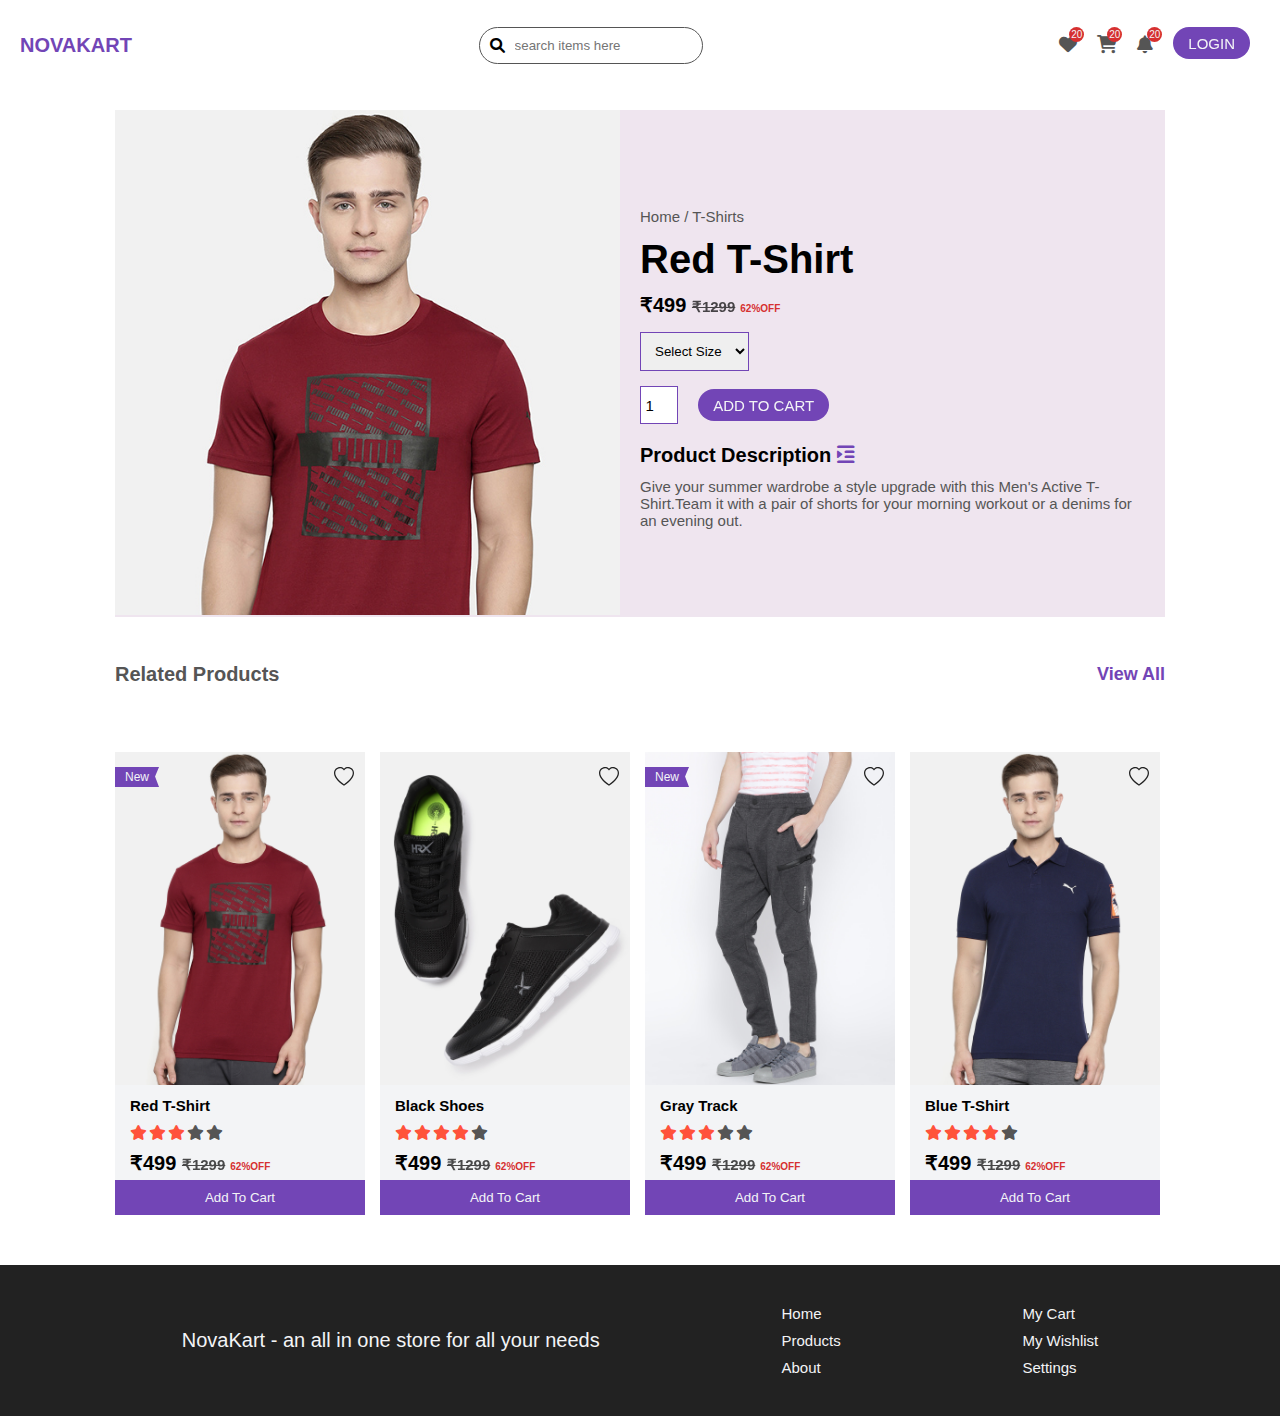
<file: pages/product-details/product-details.html>
<!DOCTYPE html>
<html lang="en">
  <head>
    <meta charset="UTF-8" />
    <meta http-equiv="X-UA-Compatible" content="IE=edge" />
    <meta name="viewport" content="width=device-width, initial-scale=1.0" />
    <title>Product Details | NovaKart</title>
    <link rel="preconnect" href="https://fonts.googleapis.com" />
    <link rel="preconnect" href="https://fonts.gstatic.com" crossorigin />
    <link
      href="https://fonts.googleapis.com/css2?family=Montserrat:wght@300;400;500;600;700;800;900&display=swap"
      rel="stylesheet"
    />
    <link
      rel="stylesheet"
      href="https://cdnjs.cloudflare.com/ajax/libs/font-awesome/6.0.0/css/all.min.css"
      integrity="sha512-9usAa10IRO0HhonpyAIVpjrylPvoDwiPUiKdWk5t3PyolY1cOd4DSE0Ga+ri4AuTroPR5aQvXU9xC6qOPnzFeg=="
      crossorigin="anonymous"
      referrerpolicy="no-referrer"
    />
    <link rel="stylesheet" href="../../CSS/reset.css" />
    <link rel="stylesheet" href="../../CSS/navbar.css" />
    <link rel="stylesheet" href="../../CSS/scrollbar.css" />
    <link rel="stylesheet" href="../../CSS/variables.css" />
    <link rel="stylesheet" href="../../CSS/utilities.css" />
    <link
      rel="stylesheet"
      href="../../pages/product-details/product-details.css"
    />
    <link rel="stylesheet" href="../../CSS/footer.css" />
  </head>
  <body>
    <!-- HEADER SECTION -->
    <header>
      <nav class="navbar">
        <div class="nav-brand">
          <a href="../landing-page/landing-page.html" class="nav-title"
            >NOVAKART</a
          >
        </div>
        <div class="nav-search">
          <button class="search-icon"><i class="fas fa-search"></i></button>
          <input
            type="search"
            class="nav-search"
            placeholder="search items here"
          />
        </div>
        <ul class="nav-items">
          <li class="nav-item">
            <a href="../wishlist/wishlist.html" class="nav-link"
              ><i class="fas fa-heart"></i>
              <div class="numeric-badge danger-bg">20</div>
            </a>
          </li>

          <li class="nav-item">
            <a href="../cart/cart.html" class="nav-link"
              ><i class="fas fa-shopping-cart"></i>
              <div class="numeric-badge danger-bg">20</div>
            </a>
          </li>
          <li class="nav-item">
            <a href="#" class="nav-link"
              ><i class="fas fa-bell"></i>
              <div class="numeric-badge danger-bg">20</div>
            </a>
          </li>
          <li class="nav-item">
            <a
              href="../../pages/authentication/login.html"
              class="btn btn-primary"
              >Login</a
            >
          </li>
        </ul>
      </nav>
    </header>

    <!-- MAIN SECTION -->
    <main class="main-section">
      <!--PRODUCT DETAILS -->
      <section class="product-details-section">
        <div class="product-img">
          <img src="../../images/gallery-1.jpg" alt="" />
        </div>
        <div class="product-details">
          <p class="product-section">Home / T-Shirts</p>
          <h1 class="product-title">Red T-Shirt</h1>
          <p class="product-price">
            ₹499 <small class="price-before">₹1299</small
            ><small class="price-discount">62%OFF</small>
          </p>
          <select name="sizes" class="size-select">
            <option>Select Size</option>
            <option value="xxl">XXL</option>
            <option value="xl">XL</option>
            <option value="large">L</option>
            <option value="medium">M</option>
          </select>
          <input
            type="number"
            name="quantity"
            class="quantity-select"
            value="1"
          />
          <a href="#" class="btn btn-primary">Add To Cart</a>
          <h3 class="product-description-title">
            Product Description <i class="fas fa-indent"></i>
          </h3>
          <br />
          <p class="product-description">
            Give your summer wardrobe a style upgrade with this Men's Active
            T-Shirt.Team it with a pair of shorts for your morning workout or a
            denims for an evening out.
          </p>
        </div>
      </section>
      <!-- RELATED PRODUCTS -->
      <section class="related-products">
        <div class="related-products-header">
          <h2 class="section-title">Related Products</h2>
          <a href="#" class="section-link">View All</a>
        </div>
        <div class="card-container">
          <div class="card">
            <div class="card-img">
              <img src="../../images/product-1.jpg" alt="product-1.img" />
            </div>
            <div class="card-badge">New</div>
            <div class="card-icon">
              <svg
                xmlns="http://www.w3.org/2000/svg"
                xmlns:xlink="http://www.w3.org/1999/xlink"
                aria-hidden="true"
                role="img"
                class="iconify iconify--bi"
                width="32"
                height="32"
                preserveAspectRatio="xMidYMid meet"
                viewBox="0 0 16 16"
              >
                <g>
                  <path
                    d="M8 2.748l-.717-.737C5.6.281 2.514.878 1.4 3.053c-.523 1.023-.641 2.5.314 4.385c.92 1.815 2.834 3.989 6.286 6.357c3.452-2.368 5.365-4.542 6.286-6.357c.955-1.886.838-3.362.314-4.385C13.486.878 10.4.28 8.717 2.01L8 2.748zM8 15C-7.333 4.868 3.279-3.04 7.824 1.143c.06.055.119.112.176.171a3.12 3.12 0 0 1 .176-.17C12.72-3.042 23.333 4.867 8 15z"
                  ></path>
                </g>
              </svg>
            </div>
            <div class="card-head">
              <h4 class="card-title">Red T-Shirt</h4>
            </div>
            <div class="card-body">
              <div class="card-rating">
                <ul class="stars">
                  <li class="star star-filled"><i class="fas fa-star"></i></li>
                  <li class="star star-filled"><i class="fas fa-star"></i></li>
                  <li class="star star-filled"><i class="fas fa-star"></i></li>
                  <li class="star"><i class="fas fa-star"></i></li>
                  <li class="star"><i class="fas fa-star"></i></li>
                </ul>
              </div>
              <div class="card-text">
                <p class="card-price">
                  ₹499 <small class="price-before">₹1299</small
                  ><small class="price-discount">62%OFF</small>
                </p>
              </div>
            </div>
            <div class="card-footer">
              <button class="">Add to Cart</button>
            </div>
          </div>
          <div class="card">
            <div class="card-img">
              <img src="../../images/product-2.jpg" alt="product-2.img" />
            </div>
            <div class="card-icon">
              <svg
                xmlns="http://www.w3.org/2000/svg"
                xmlns:xlink="http://www.w3.org/1999/xlink"
                aria-hidden="true"
                role="img"
                class="iconify iconify--bi"
                width="32"
                height="32"
                preserveAspectRatio="xMidYMid meet"
                viewBox="0 0 16 16"
              >
                <g>
                  <path
                    d="M8 2.748l-.717-.737C5.6.281 2.514.878 1.4 3.053c-.523 1.023-.641 2.5.314 4.385c.92 1.815 2.834 3.989 6.286 6.357c3.452-2.368 5.365-4.542 6.286-6.357c.955-1.886.838-3.362.314-4.385C13.486.878 10.4.28 8.717 2.01L8 2.748zM8 15C-7.333 4.868 3.279-3.04 7.824 1.143c.06.055.119.112.176.171a3.12 3.12 0 0 1 .176-.17C12.72-3.042 23.333 4.867 8 15z"
                  ></path>
                </g>
              </svg>
            </div>
            <div class="card-head">
              <h4 class="card-title">Black Shoes</h4>
            </div>
            <div class="card-body">
              <div class="card-rating">
                <ul class="stars">
                  <li class="star star-filled"><i class="fas fa-star"></i></li>
                  <li class="star star-filled"><i class="fas fa-star"></i></li>
                  <li class="star star-filled"><i class="fas fa-star"></i></li>
                  <li class="star star-filled"><i class="fas fa-star"></i></li>
                  <li class="star"><i class="fas fa-star"></i></li>
                </ul>
              </div>
              <div class="card-text">
                <p class="card-price">
                  ₹499 <small class="price-before">₹1299</small
                  ><small class="price-discount">62%OFF</small>
                </p>
              </div>
            </div>
            <div class="card-footer">
              <button class="">Add to Cart</button>
            </div>
          </div>
          <div class="card">
            <div class="card-img">
              <img src="../../images/product-3.jpg" alt="product-3.img" />
            </div>
            <div class="card-badge">New</div>
            <div class="card-icon">
              <svg
                xmlns="http://www.w3.org/2000/svg"
                xmlns:xlink="http://www.w3.org/1999/xlink"
                aria-hidden="true"
                role="img"
                class="iconify iconify--bi"
                width="32"
                height="32"
                preserveAspectRatio="xMidYMid meet"
                viewBox="0 0 16 16"
              >
                <g>
                  <path
                    d="M8 2.748l-.717-.737C5.6.281 2.514.878 1.4 3.053c-.523 1.023-.641 2.5.314 4.385c.92 1.815 2.834 3.989 6.286 6.357c3.452-2.368 5.365-4.542 6.286-6.357c.955-1.886.838-3.362.314-4.385C13.486.878 10.4.28 8.717 2.01L8 2.748zM8 15C-7.333 4.868 3.279-3.04 7.824 1.143c.06.055.119.112.176.171a3.12 3.12 0 0 1 .176-.17C12.72-3.042 23.333 4.867 8 15z"
                  ></path>
                </g>
              </svg>
            </div>
            <div class="card-head">
              <h4 class="card-title">Gray Track</h4>
            </div>
            <div class="card-body">
              <div class="card-rating">
                <ul class="stars">
                  <li class="star star-filled"><i class="fas fa-star"></i></li>
                  <li class="star star-filled"><i class="fas fa-star"></i></li>
                  <li class="star star-filled"><i class="fas fa-star"></i></li>
                  <li class="star"><i class="fas fa-star"></i></li>
                  <li class="star"><i class="fas fa-star"></i></li>
                </ul>
              </div>
              <div class="card-text">
                <p class="card-price">
                  ₹499 <small class="price-before">₹1299</small
                  ><small class="price-discount">62%OFF</small>
                </p>
              </div>
            </div>
            <div class="card-footer">
              <button class="">Add to Cart</button>
            </div>
          </div>
          <div class="card">
            <div class="card-img">
              <img src="../../images/product-4.jpg" alt="product-4.img" />
            </div>
            <div class="card-icon">
              <svg
                xmlns="http://www.w3.org/2000/svg"
                xmlns:xlink="http://www.w3.org/1999/xlink"
                aria-hidden="true"
                role="img"
                class="iconify iconify--bi"
                width="32"
                height="32"
                preserveAspectRatio="xMidYMid meet"
                viewBox="0 0 16 16"
              >
                <g>
                  <path
                    d="M8 2.748l-.717-.737C5.6.281 2.514.878 1.4 3.053c-.523 1.023-.641 2.5.314 4.385c.92 1.815 2.834 3.989 6.286 6.357c3.452-2.368 5.365-4.542 6.286-6.357c.955-1.886.838-3.362.314-4.385C13.486.878 10.4.28 8.717 2.01L8 2.748zM8 15C-7.333 4.868 3.279-3.04 7.824 1.143c.06.055.119.112.176.171a3.12 3.12 0 0 1 .176-.17C12.72-3.042 23.333 4.867 8 15z"
                  ></path>
                </g>
              </svg>
            </div>
            <div class="card-head">
              <h4 class="card-title">Blue T-Shirt</h4>
            </div>
            <div class="card-body">
              <div class="card-rating">
                <ul class="stars">
                  <li class="star star-filled"><i class="fas fa-star"></i></li>
                  <li class="star star-filled"><i class="fas fa-star"></i></li>
                  <li class="star star-filled"><i class="fas fa-star"></i></li>
                  <li class="star star-filled"><i class="fas fa-star"></i></li>
                  <li class="star"><i class="fas fa-star"></i></li>
                </ul>
              </div>
              <div class="card-text">
                <p class="card-price">
                  ₹499 <small class="price-before">₹1299</small
                  ><small class="price-discount">62%OFF</small>
                </p>
              </div>
            </div>
            <div class="card-footer">
              <button class="">Add to Cart</button>
            </div>
          </div>
        </div>
      </section>
    </main>

    <!-- FOOTER SECTION -->
    <footer class="footer">
      <div class="footer-text">
        <p>NovaKart - an all in one store for all your needs</p>
      </div>
      <div class="footer-nav">
        <ul>
          <li class="footer-item">
            <a class="footer-link" href="../landing-page/landing-page.html"
              >Home</a
            >
          </li>
          <li class="footer-item">
            <a class="footer-link" href="../all-products/all-products.html"
              >Products</a
            >
          </li>
          <li class="footer-item">
            <a class="footer-link" href="#">About</a>
          </li>
        </ul>
      </div>
      <div class="footer-nav">
        <ul>
          <li class="footer-item">
            <a class="footer-link" href="../cart/cart.html">My Cart</a>
          </li>
          <li class="footer-item">
            <a class="footer-link" href="../wishlist/wishlist.html"
              >My Wishlist</a
            >
          </li>
          <li class="footer-item">
            <a class="footer-link" href="#">Settings</a>
          </li>
        </ul>
      </div>
    </footer>
  </body>
</html>
</file>
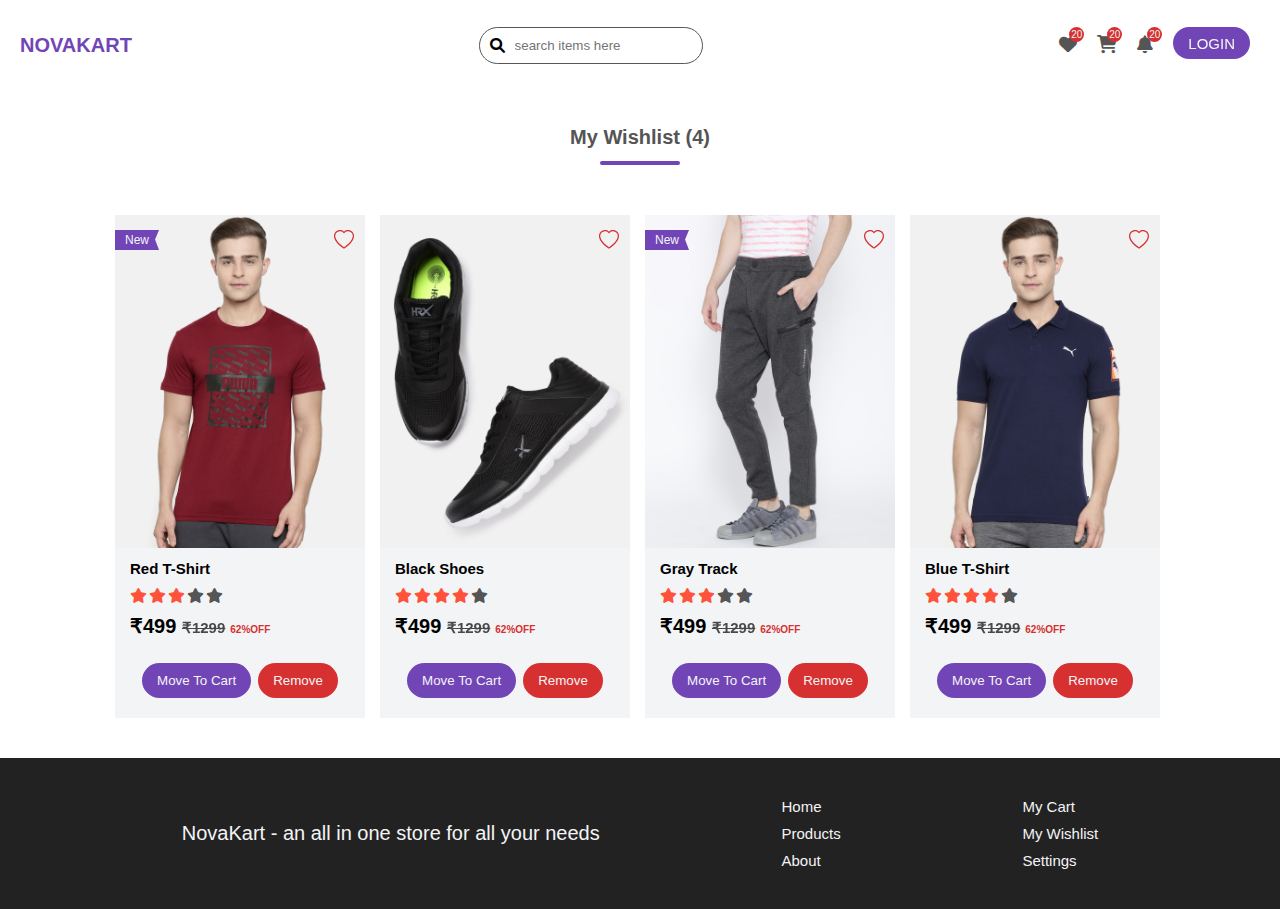
<file: pages/wishlist/wishlist.html>
<!DOCTYPE html>
<html lang="en">
  <head>
    <meta charset="UTF-8" />
    <meta http-equiv="X-UA-Compatible" content="IE=edge" />
    <meta name="viewport" content="width=device-width, initial-scale=1.0" />
    <title>Wishlist | NovaKart</title>
    <link rel="preconnect" href="https://fonts.googleapis.com" />
    <link rel="preconnect" href="https://fonts.gstatic.com" crossorigin />
    <link
      href="https://fonts.googleapis.com/css2?family=Montserrat:wght@300;400;500;600;700;800;900&display=swap"
      rel="stylesheet"
    />
    <link
      rel="stylesheet"
      href="https://cdnjs.cloudflare.com/ajax/libs/font-awesome/6.0.0/css/all.min.css"
      integrity="sha512-9usAa10IRO0HhonpyAIVpjrylPvoDwiPUiKdWk5t3PyolY1cOd4DSE0Ga+ri4AuTroPR5aQvXU9xC6qOPnzFeg=="
      crossorigin="anonymous"
      referrerpolicy="no-referrer"
    />
    <link rel="stylesheet" href="../../CSS/reset.css" />
    <link rel="stylesheet" href="../../CSS/navbar.css" />
    <link rel="stylesheet" href="../../CSS/scrollbar.css" />
    <link rel="stylesheet" href="../../CSS/variables.css" />
    <link rel="stylesheet" href="../../CSS/utilities.css" />
    <link rel="stylesheet" href="../../pages/wishlist/wishlist.css" />
    <link rel="stylesheet" href="../../CSS/footer.css" />
  </head>
  <body>
    <!-- HEADER SECTION -->
    <header>
      <nav class="navbar">
        <div class="nav-brand">
          <a href="../landing-page/landing-page.html" class="nav-title"
            >NOVAKART</a
          >
        </div>
        <div class="nav-search">
          <button class="search-icon"><i class="fas fa-search"></i></button>
          <input
            type="search"
            class="nav-search"
            placeholder="search items here"
          />
        </div>
        <ul class="nav-items">
          <li class="nav-item">
            <a href="../wishlist/wishlist.html" class="nav-link"
              ><i class="fas fa-heart"></i>
              <div class="numeric-badge danger-bg">20</div>
            </a>
          </li>

          <li class="nav-item">
            <a href="../cart/cart.html" class="nav-link"
              ><i class="fas fa-shopping-cart"></i>
              <div class="numeric-badge danger-bg">20</div>
            </a>
          </li>
          <li class="nav-item">
            <a href="#" class="nav-link"
              ><i class="fas fa-bell"></i>
              <div class="numeric-badge danger-bg">20</div>
            </a>
          </li>
          <li class="nav-item">
            <a
              href="../../pages/authentication/login.html"
              class="btn btn-primary"
              >Login</a
            >
          </li>
        </ul>
      </nav>
    </header>

    <!-- MAIN SECTION -->
    <main class="main-section">
      <!-- WISHLIST PRODUCTS -->
      <section class="wishlist-products">
        <h2 class="section-title">
          My Wishlist <span class="wishlist-items">(4)</span>
        </h2>
        <div class="card-container">
          <div class="card">
            <div class="card-img">
              <img src="../../images/product-1.jpg" alt="product-1.img" />
            </div>
            <div class="card-badge">New</div>
            <div class="card-icon">
              <svg
                class="wishlist"
                xmlns="http://www.w3.org/2000/svg"
                xmlns:xlink="http://www.w3.org/1999/xlink"
                aria-hidden="true"
                role="img"
                class="iconify iconify--bi"
                width="32"
                height="32"
                preserveAspectRatio="xMidYMid meet"
                viewBox="0 0 16 16"
              >
                <g>
                  <path
                    d="M8 2.748l-.717-.737C5.6.281 2.514.878 1.4 3.053c-.523 1.023-.641 2.5.314 4.385c.92 1.815 2.834 3.989 6.286 6.357c3.452-2.368 5.365-4.542 6.286-6.357c.955-1.886.838-3.362.314-4.385C13.486.878 10.4.28 8.717 2.01L8 2.748zM8 15C-7.333 4.868 3.279-3.04 7.824 1.143c.06.055.119.112.176.171a3.12 3.12 0 0 1 .176-.17C12.72-3.042 23.333 4.867 8 15z"
                  ></path>
                </g>
              </svg>
            </div>
            <div class="card-head">
              <h4 class="card-title">Red T-Shirt</h4>
            </div>
            <div class="card-body">
              <div class="card-rating">
                <ul class="stars">
                  <li class="star star-filled"><i class="fas fa-star"></i></li>
                  <li class="star star-filled"><i class="fas fa-star"></i></li>
                  <li class="star star-filled"><i class="fas fa-star"></i></li>
                  <li class="star"><i class="fas fa-star"></i></li>
                  <li class="star"><i class="fas fa-star"></i></li>
                </ul>
              </div>
              <div class="card-text">
                <p class="card-price">
                  ₹499 <small class="price-before">₹1299</small
                  ><small class="price-discount">62%OFF</small>
                </p>
              </div>
            </div>
            <div class="card-footer">
              <button class="wishlist-btn wishlist-add">Move to Cart</button>
              <button class="wishlist-btn wishlist-remove">Remove</button>
            </div>
          </div>
          <div class="card">
            <div class="card-img">
              <img src="../../images/product-2.jpg" alt="product-2.img" />
            </div>
            <div class="card-icon">
              <svg
                class="wishlist"
                xmlns="http://www.w3.org/2000/svg"
                xmlns:xlink="http://www.w3.org/1999/xlink"
                aria-hidden="true"
                role="img"
                class="iconify iconify--bi"
                width="32"
                height="32"
                preserveAspectRatio="xMidYMid meet"
                viewBox="0 0 16 16"
              >
                <g>
                  <path
                    d="M8 2.748l-.717-.737C5.6.281 2.514.878 1.4 3.053c-.523 1.023-.641 2.5.314 4.385c.92 1.815 2.834 3.989 6.286 6.357c3.452-2.368 5.365-4.542 6.286-6.357c.955-1.886.838-3.362.314-4.385C13.486.878 10.4.28 8.717 2.01L8 2.748zM8 15C-7.333 4.868 3.279-3.04 7.824 1.143c.06.055.119.112.176.171a3.12 3.12 0 0 1 .176-.17C12.72-3.042 23.333 4.867 8 15z"
                  ></path>
                </g>
              </svg>
            </div>
            <div class="card-head">
              <h4 class="card-title">Black Shoes</h4>
            </div>
            <div class="card-body">
              <div class="card-rating">
                <ul class="stars">
                  <li class="star star-filled"><i class="fas fa-star"></i></li>
                  <li class="star star-filled"><i class="fas fa-star"></i></li>
                  <li class="star star-filled"><i class="fas fa-star"></i></li>
                  <li class="star star-filled"><i class="fas fa-star"></i></li>
                  <li class="star"><i class="fas fa-star"></i></li>
                </ul>
              </div>
              <div class="card-text">
                <p class="card-price">
                  ₹499 <small class="price-before">₹1299</small
                  ><small class="price-discount">62%OFF</small>
                </p>
              </div>
            </div>
            <div class="card-footer">
              <button class="wishlist-btn wishlist-add">Move to Cart</button>
              <button class="wishlist-btn wishlist-remove">Remove</button>
            </div>
          </div>
          <div class="card">
            <div class="card-img">
              <img src="../../images/product-3.jpg" alt="product-3.img" />
            </div>
            <div class="card-badge">New</div>
            <div class="card-icon">
              <svg
                class="wishlist"
                xmlns="http://www.w3.org/2000/svg"
                xmlns:xlink="http://www.w3.org/1999/xlink"
                aria-hidden="true"
                role="img"
                class="iconify iconify--bi"
                width="32"
                height="32"
                preserveAspectRatio="xMidYMid meet"
                viewBox="0 0 16 16"
              >
                <g>
                  <path
                    d="M8 2.748l-.717-.737C5.6.281 2.514.878 1.4 3.053c-.523 1.023-.641 2.5.314 4.385c.92 1.815 2.834 3.989 6.286 6.357c3.452-2.368 5.365-4.542 6.286-6.357c.955-1.886.838-3.362.314-4.385C13.486.878 10.4.28 8.717 2.01L8 2.748zM8 15C-7.333 4.868 3.279-3.04 7.824 1.143c.06.055.119.112.176.171a3.12 3.12 0 0 1 .176-.17C12.72-3.042 23.333 4.867 8 15z"
                  ></path>
                </g>
              </svg>
            </div>
            <div class="card-head">
              <h4 class="card-title">Gray Track</h4>
            </div>
            <div class="card-body">
              <div class="card-rating">
                <ul class="stars">
                  <li class="star star-filled"><i class="fas fa-star"></i></li>
                  <li class="star star-filled"><i class="fas fa-star"></i></li>
                  <li class="star star-filled"><i class="fas fa-star"></i></li>
                  <li class="star"><i class="fas fa-star"></i></li>
                  <li class="star"><i class="fas fa-star"></i></li>
                </ul>
              </div>
              <div class="card-text">
                <p class="card-price">
                  ₹499 <small class="price-before">₹1299</small
                  ><small class="price-discount">62%OFF</small>
                </p>
              </div>
            </div>
            <div class="card-footer">
              <button class="wishlist-btn wishlist-add">Move to Cart</button>
              <button class="wishlist-btn wishlist-remove">Remove</button>
            </div>
          </div>
          <div class="card">
            <div class="card-img">
              <img src="../../images/product-4.jpg" alt="product-4.img" />
            </div>
            <div class="card-icon">
              <svg
                class="wishlist"
                xmlns="http://www.w3.org/2000/svg"
                xmlns:xlink="http://www.w3.org/1999/xlink"
                aria-hidden="true"
                role="img"
                class="iconify iconify--bi"
                width="32"
                height="32"
                preserveAspectRatio="xMidYMid meet"
                viewBox="0 0 16 16"
              >
                <g>
                  <path
                    d="M8 2.748l-.717-.737C5.6.281 2.514.878 1.4 3.053c-.523 1.023-.641 2.5.314 4.385c.92 1.815 2.834 3.989 6.286 6.357c3.452-2.368 5.365-4.542 6.286-6.357c.955-1.886.838-3.362.314-4.385C13.486.878 10.4.28 8.717 2.01L8 2.748zM8 15C-7.333 4.868 3.279-3.04 7.824 1.143c.06.055.119.112.176.171a3.12 3.12 0 0 1 .176-.17C12.72-3.042 23.333 4.867 8 15z"
                  ></path>
                </g>
              </svg>
            </div>
            <div class="card-head">
              <h4 class="card-title">Blue T-Shirt</h4>
            </div>
            <div class="card-body">
              <div class="card-rating">
                <ul class="stars">
                  <li class="star star-filled"><i class="fas fa-star"></i></li>
                  <li class="star star-filled"><i class="fas fa-star"></i></li>
                  <li class="star star-filled"><i class="fas fa-star"></i></li>
                  <li class="star star-filled"><i class="fas fa-star"></i></li>
                  <li class="star"><i class="fas fa-star"></i></li>
                </ul>
              </div>
              <div class="card-text">
                <p class="card-price">
                  ₹499 <small class="price-before">₹1299</small
                  ><small class="price-discount">62%OFF</small>
                </p>
              </div>
            </div>
            <div class="card-footer">
              <button class="wishlist-btn wishlist-add">Move to Cart</button>
              <button class="wishlist-btn wishlist-remove">Remove</button>
            </div>
          </div>
        </div>
      </section>
    </main>

    <!-- FOOTER SECTION -->
    <footer class="footer">
      <div class="footer-text">
        <p>NovaKart - an all in one store for all your needs</p>
      </div>
      <div class="footer-nav">
        <ul>
          <li class="footer-item">
            <a class="footer-link" href="../landing-page/landing-page.html"
              >Home</a
            >
          </li>
          <li class="footer-item">
            <a class="footer-link" href="../all-products/all-products.html"
              >Products</a
            >
          </li>
          <li class="footer-item">
            <a class="footer-link" href="#">About</a>
          </li>
        </ul>
      </div>
      <div class="footer-nav">
        <ul>
          <li class="footer-item">
            <a class="footer-link" href="../cart/cart.html">My Cart</a>
          </li>
          <li class="footer-item">
            <a class="footer-link" href="../wishlist/wishlist.html"
              >My Wishlist</a
            >
          </li>
          <li class="footer-item">
            <a class="footer-link" href="#">Settings</a>
          </li>
        </ul>
      </div>
    </footer>
  </body>
</html>
</file>
<file: CSS/variables.css>
:root {
  /* font variable */
  --default-font: "Montserrat", sans-serif;

  /* theme colors */
  --primary-color: #7245b6;
  --secondary-color: #f3f4f6;
  --success-color: #109d48;
  --danger-color: #d63030;

  --lynx-purple-color: rgb(216 191 216 / 40%);
  --black-color: #222;
  --purple-color: #633f99;
  --lynx-gray-color: #555;
  --orange-color: #ff523b;

  /* font-sizes */
  --font-size-1: 4rem;
  --font-size-2: 3rem;
  --font-size-3: 2.5rem;
  --font-size-4: 2rem;
  --font-size-5: 1.8rem;
  --font-size-6: 1.5rem;
  --font-size-7: 1.2rem;
  --font-size-8: 1rem;

  /* font-weights */
  --font-weight-1: 800;
  --font-weight-2: 500;
  --font-weight-3: 600;
  --font-weight-4: 700;
  --font-weight-5: 300;

  /* line-height */
  --line-height-1: 2.5rem;
  --line-height-2: 3rem;
}
</file>
<file: CSS/utilities.css>
.btn {
  background-color: transparent;
  color: var(--secondary-color);
  font-size: 1.5rem;
  font-weight: 500;
  max-width: fit-content;
  text-transform: uppercase;
  padding: 0.5em 1em;
  margin: 1em;
  border-radius: 20px;
  filter: brightness(100%);
  transition: all 0.3s ease-in-out;
  width: 100%;
}

.btn:hover {
  filter: brightness(110%);
  transform: scale(1.1);
}

.btn-primary {
  background: var(--primary-color);
}

/* backgrounds */
.danger-bg {
  background-color: var(--danger-color);
}
</file>
<file: index.css>
.btn-screen {
  display: block;
  max-width: 20ch;
  width: 100%;
  padding: 1rem 1.5rem;
  text-align: center;
}

.screen-container {
  margin-top: 5rem;
  display: flex;
  flex-direction: column;
  justify-content: center;
  align-items: center;
  width: 100%;
  height: 100%;
}
</file>
<file: CSS/navbar.css>
.navbar {
  margin: auto;
  max-width: 1300px;
  width: 100%;
  display: flex;
  align-items: center;
  justify-content: space-between;
  padding: 2rem;
  min-height: 10vh;
}

.nav-title {
  font-size: 2rem;
  font-weight: 900;
  color: var(--primary-color);
}

.nav-search {
  display: flex;
  padding: 0.5rem;
  border: 0.1rem solid var(--lynx-gray-color);
  border-radius: 30px;
}

.nav-search input {
  border: none;
  width: 100%;
}

.nav-search button {
  font-size: 1.5rem;
  margin: 0 0.5rem;
}

.nav-search:focus {
  outline: none;
}

.nav-items {
  display: flex;
}

.nav-item {
  padding: 1rem;
}

.nav-link {
  position: relative;
  text-decoration: none;
  font-size: 1.8rem;
  color: var(--lynx-gray-color);
}

.nav-link:hover {
  color: var(--primary-color);
}

.nav-item .btn {
  margin: 0;
}

/* BADGES */

.numeric-badge {
  position: absolute;
  color: var(--secondary-color);
  font-size: var(--font-size-8);
  padding: 0.2em;
  border-radius: 50%;
  width: max-content;
  top: -0.8em;
  left: 1em;
}

/* MEDIA QUERIES */
@media (max-width: 540px) {
  html {
    font-size: 55%;
  }

  .nav-search {
    display: none;
  }

  .nav-item {
    padding: 0.5rem;
  }
}
</file>
<file: CSS/scrollbar.css>
::-webkit-scrollbar {
  width: 1rem;
}

::-webkit-scrollbar-track {
  background-color: var(--secondary-color);
}

::-webkit-scrollbar-thumb {
  border-radius: 1.5rem;
  background-color: var(--primary-color);
}

::-webkit-scrollbar-thumb:hover {
  background-color: var(--purple-color);
}
</file>
<file: pages/all-products/all-products.css>
.main-section {
  max-width: 1300px;
  display: flex;
}

/* ASIDE */

.aside {
  position: sticky;
  top: 0;
  height: 100%;
  display: flex;
  flex-direction: column;
  gap: 1rem;
  padding: 2rem;
}

.aside-heading {
  display: flex;
  justify-content: space-between;
  padding: 1.5rem 1rem;
}

.aside-title,
.aside-clear {
  font-size: var(--font-size-4);
}

.aside-title {
  color: var(--lynx-gray-color);
}

.aside-clear {
  color: var(--primary-color);
}

.aside-clear:hover {
  text-decoration: underline;
}

.filter-container {
  padding: 0 2rem;
  margin-bottom: 1.5rem;
  position: relative;
}

.filter-title {
  font-size: var(--font-size-5);
  color: var(--lynx-gray-color);
}

.filter-title.price {
  margin-bottom: 3rem;
}

.filter-type {
  padding: 1rem 0;
  font-size: var(--font-size-6);
  display: flex;
  align-items: center;
}

.filter-type input {
  margin-right: 0.5rem;
}

/* ALL PRODUCTS */
.all-products {
  margin-top: 2rem;
  width: 100%;
  padding: 0 1.5rem;
}

.all-products > .nav-search {
  display: none;
}

.section-title {
  position: relative;
  font-size: var(--font-size-4);
  color: var(--lynx-gray-color);
  text-align: center;
  font-weight: var(--font-weight-4);
  line-height: 5.5rem;
  margin: 0 auto 5rem;
  width: fit-content;
}

.section-title::after {
  content: "";
  position: absolute;
  background: var(--primary-color);
  left: 50%;
  bottom: 0;
  height: 0.4rem;
  border-radius: 0.25rem;
  width: 8rem;
  transform: translateX(-50%);
}

/* OVERLAY */

.overlay {
  position: absolute;
  background-color: rgba(0, 0, 0, 0.4);
  width: 100%;
  height: 100%;
  display: flex;
  justify-content: center;
  align-items: center;
}

.overlay-link {
  position: relative;
  color: var(--secondary-color);
  font-size: var(--font-size-4);
  z-index: 1;
}

.overlay-link::after {
  content: "";
  position: absolute;
  background-color: var(--secondary-color);
  left: 0;
  right: 0;
  bottom: -0.1rem;
  height: 0.2rem;
  transform: scale(0);
  transition: transform 0.3s ease-in-out;
}

.overlay-link:hover::after {
  transform: scale(1);
}

/* CARD */
.card-container {
  display: flex;
  flex-wrap: wrap;
  gap: 1.5rem;
}

.card {
  max-width: 25rem;
  margin-bottom: 2rem;
  align-self: center;
  position: relative;
  background-color: var(--secondary-color);
  transition: transform 0.3s ease;
  cursor: pointer;
}

.card:hover {
  transform: translateY(-0.5rem);
}

.card-badge {
  position: absolute;
  background-color: var(--primary-color);
  color: var(--secondary-color);
  font-size: var(--font-size-7);
  text-align: left;
  padding: 0.3rem 1rem;
  top: 1.5rem;
  z-index: 2;
  clip-path: polygon(100% 0, 91% 48%, 100% 100%, 0% 100%, 0 44%, 0% 0%);
}

.card-icon {
  position: absolute;
  z-index: 2;
  top: 1.5rem;
  right: 0.5rem;
  cursor: pointer;
}

.card-icon > svg {
  height: 2rem;
  fill: var(--black-color);
  transition: fill 200ms ease-in-out;
}

svg.wishlist {
  fill: var(--danger-color);
}

.card-icon:hover svg {
  fill: var(--danger-color);
}

.card-body {
  padding: 0 1rem;
}

.card-head {
  margin-top: 0.5rem;
  padding: 0 1rem;
}

.card-title,
.card-rating,
.card-price {
  padding: 0.5rem;
}

.card-title {
  font-size: var(--font-size-6);
}

.card-price {
  font-size: var(--font-size-4);
  font-weight: var(--font-weight-3);
}

.price-before {
  font-size: var(--font-size-6);
  text-decoration: line-through;
  opacity: 0.7;
  margin-right: 0.5rem;
}

.price-discount {
  font-size: var(--font-size-8);
  color: var(--danger-color);
}

.stars {
  display: flex;
}

.star {
  font-size: var(--font-size-6);
  margin-right: 0.2rem;
  color: var(--lynx-gray-color);
}

.star:last-child {
  margin-right: 0;
}

.star.star-filled {
  color: var(--orange-color);
}

.star.star-empty {
  color: var(--lynx-gray-color);
}

.card-footer button {
  background-color: var(--primary-color);
  color: var(--secondary-color);
  width: 100%;
  max-width: 100%;
  padding: 1rem;
}

/* SLIDER */
.range {
  position: relative;
  height: 5rem;
  width: 28rem;
  background: var(--secondary-color);
  border-radius: 0.35rem;
  padding: 0 3.8rem 0 4rem;
  box-shadow: 0 2px 1px rgba(0, 0, 0, 0.3);
}
.sliderValue {
  position: relative;
  width: 100%;
}
.slider-points {
  width: 100%;
  position: absolute;
  text-align: center;
  height: 3.5rem;
  width: 3.5rem;
  transform: translateX(-30%) scale(0);
  font-size: var(--font-size-6);
  top: -3rem;
  left: 0;
  line-height: 4rem;
  z-index: 2;
  color: var(--secondary-color);
  transform-origin: bottom;
  transition: transform 0.3s ease-in-out;
}
.slider-points.show {
  transform: translateX(-50%) scale(1);
}
.slider-points:after {
  position: absolute;
  content: "";
  height: 100%;
  width: 100%;
  background: var(--primary-color);
  border: 0.2rem solid var(--secondary-color);
  z-index: -1;
  left: 50%;
  transform: translateX(-50%) rotate(45deg);
  border-bottom-left-radius: 50%;
  border-top-left-radius: 50%;
  border-top-right-radius: 50%;
}
.field {
  display: flex;
  align-items: center;
  justify-content: center;
  height: 100%;
  position: relative;
}
.field .value {
  position: absolute;
  font-size: var(--font-size-7);
  color: var(--primary-color);
  font-weight: var(--font-weight-2);
}
.field .value.left {
  left: -3rem;
}
.field .value.right {
  right: -3.5rem;
}
.range input {
  -webkit-appearance: none;
  width: 100%;
  height: 0.3rem;
  background: var(--lynx-gray-color);
  border-radius: 0.25rem;
  outline: none;
  border: none;
  z-index: 2222;
}
.range input::-webkit-slider-thumb {
  -webkit-appearance: none;
  width: 1.5rem;
  height: 1.5rem;
  border-radius: 50%;
  background: var(--primary-color);
  border: 0.2rem solid var(--primary-color);
  cursor: pointer;
}

/* PAGINATION */

.page-btns {
  margin-bottom: 20px;
}

.page-btns span {
  display: inline-flex;
  justify-content: center;
  align-items: center;
  border: 0.1rem solid var(--primary-color);
  color: var(--primary-color);
  margin-left: 10px;
  width: 3rem;
  height: 3rem;
  cursor: pointer;
  transition: background-color 0.2s ease-in;
}

.page-btns span:hover {
  background-color: var(--primary-color);
  color: var(--secondary-color);
}

/* MEDIA QUERIES */

@media (max-width: 1023px) {
  .card {
    max-width: 100%;
  }
}

@media (max-width: 540px) {
  .aside {
    display: none;
  }

  .all-products > .nav-search {
    display: block;
  }

  .card-badge {
    font-size: var(--font-size-5);
    top: 2.5rem;
  }

  .card-icon {
    top: 2.5rem;
  }
}
</file>
<file: CSS/footer.css>
.footer {
  margin-top: auto;
  width: 100%;
  background: var(--black-color);
  padding: 2rem;
  display: flex;
  justify-content: space-evenly;
  align-items: center;
}

.footer-auth {
  justify-content: space-around;
}

.footer-text {
  font-size: 2rem;
  padding: 1em;
  color: var(--secondary-color);
}

.footer-nav {
  padding: 1rem;
}

.footer-auth .footer-nav {
  display: flex;
}

.footer-item {
  margin: 1rem;
}

.footer-link {
  font-size: 1.5rem;
  color: var(--secondary-color);
}

.footer-link:hover {
  color: var(--primary-color);
}

/* MEDIA QUERIES */
@media (max-width: 540px) {
  .footer-text {
    font-size: var(--font-size-6);
  }

  .footer-nav {
    padding: 2rem;
  }
}
</file>
<file: pages/authentication/auth.css>
.main-section {
  width: 100%;
  min-height: 80vh;
  height: 100%;
  padding-top: 40px;
  display: flex;
  justify-content: space-between;
  flex-wrap: wrap;
  background: radial-gradient(var(--secondary-color), var(--primary-color));
}

.section-form,
.section-img {
  flex: 1;
}

.section-form,
.section-img {
  padding: 40px;
  display: flex;
  flex-direction: column;
  justify-content: center;
  align-items: center;
  text-align: center;
}

form {
  max-width: 350px;
  padding: 2rem;
  width: 100%;
  border-radius: 0.3rem;
  background-color: var(--secondary-color);
  box-shadow: 2px 2px 1px rgba(0, 0, 0, 0.1);
}

.form-title {
  font-size: var(--font-size-1);
  margin: 0.5em;
  color: var(--lynx-gray-color);
}

.form-group {
  padding: 0.5rem;
  position: relative;
}

.form-group input {
  padding: 1rem;
  border-radius: 20px;
  border: 0.1rem solid var(--lynx-gray-color);
  width: 100%;
  margin: 0.5em;
}

.form-group i {
  position: absolute;
  font-size: var(--font-size-4);
  top: 2rem;
  right: 1.2rem;
}

.form-group input:focus {
  outline: none;
  border-color: var(--primary-color);
}

.form-group input:focus + i {
  color: var(--primary-color);
}

.err-msg {
  display: none;
  font-size: var(--font-size-7);
  color: var(--danger-color);
}

.check-remember {
  display: flex;
  justify-content: space-between;
}

.checkbox-group,
.checkbox-group-signup {
  display: flex;
  align-items: center;
}

.checkbox-group-signup {
  width: 30rem;
  font-size: var(--font-size-7);
}

.checkbox-group input,
.checkbox-group-signup input {
  width: fit-content;
  z-index: 1;
}

.checkbox-group label {
  font-size: var(--font-size-6);
}

.terms {
  font-size: var(--font-size-6);
  padding: 2em;
}

.form-link {
  text-decoration: underline;
  font-weight: var(--font-weight-3);
  color: var(--primary-color);
  font-size: var(--font-size-6);
}

.login-text,
.register-text {
  font-size: var(--font-size-6);
}

/* LOGOUT */

.logout-section {
  justify-content: center;
  align-items: center;
}

.auth-logout-icon {
  color: var(--success-color);
  font-size: var(--font-size-2);
}

.card {
  text-align: center;
  background-color: var(--secondary-color);
  max-width: 80rem;
  width: 100%;
  height: max-content;
  margin: 1rem;
  border-radius: 0.3rem;
  box-shadow: 2px 2px 1px rgba(0, 0, 0, 0.1);
}

.card-body {
  padding: 5rem;
}

.card-body > * {
  margin: 1rem;
}

.card-text {
  font-size: var(--font-size-1);
}

.login-again {
  display: inline-block;
  font-size: var(--font-size-4);
}

.login-again:hover {
  text-decoration: underline;
}

/* MEDIA QUERIES */

@media (max-width: 540px) {
  .card-text {
    font-size: var(--font-size-2);
  }
}
</file>
<file: pages/cart/cart.css>
.main-section {
  max-width: 1080px;
  width: 100%;
  margin: auto;
  padding: 0 1.5rem;
}

/* CART */
.cart-title {
  position: relative;
  font-size: var(--font-size-4);
  color: var(--lynx-gray-color);
  text-align: center;
  margin: auto;
  font-weight: var(--font-weight-4);
  line-height: 5.5rem;
  width: fit-content;
}

.cart-title::after {
  content: "";
  position: absolute;
  background: var(--primary-color);
  left: 50%;
  bottom: 0;
  height: 0.4rem;
  border-radius: 0.25rem;
  width: 10rem;
  transform: translateX(-50%);
}

.cart-total-items {
  font-size: var(--font-size-6);
}

.cart-container {
  display: flex;
}

/* HORIZONTAL CARD */
.horizontal-card {
  display: flex;
  margin: 4rem 0;
  max-width: 70rem;
  width: 60rem;
  height: 18rem;
  border-radius: 0.25rem;
  box-shadow: 2px 2px 7px rgba(0, 0, 0, 0.3);
}

.horizontal-card-img {
  width: 20%;
}

.horizontal-card-img img {
  height: 100%;
}

.horizontal-card-content {
  padding: 2rem;
  width: 100%;
  display: grid;
  grid-template-columns: 2fr 1fr;
}

.horizontal-card-title,
.size,
.quantity-label,
.quantity,
.card-rating,
.card-price {
  padding: 0.5rem;
}

.horizontal-card-title {
  font-size: var(--font-size-2);
}

.size {
  font-size: var(--font-size-6);
}

.quantity-label {
  font-size: var(--font-size-6);
  margin-right: 0.5em;
  cursor: pointer;
}

.quantity {
  width: 4.5rem;
  height: 3rem;
}

.card-price {
  font-size: var(--font-size-4);
  font-weight: var(--font-weight-3);
}

.price-before {
  font-size: var(--font-size-6);
  text-decoration: line-through;
  opacity: 0.7;
  margin-right: 0.5rem;
}

.price-discount {
  font-size: var(--font-size-8);
  color: var(--danger-color);
}

.stars {
  display: flex;
}

.star {
  font-size: var(--font-size-6);
  margin-right: 0.2rem;
  color: var(--lynx-gray-color);
}

.star:last-child {
  margin-right: 0;
}

.star.star-filled {
  color: var(--orange-color);
}

.card-action {
  display: flex;
  justify-content: center;
  align-items: center;
  flex-direction: column;
}

.cart-btn {
  font-size: var(--font-size-6);
  max-width: 15rem;
  width: 100%;
  margin: 0.5em;
  padding: 0.5em 1em;
  transition: all 0.3s ease-in-out;
}

.btn-outline-primary {
  border: 0.2rem solid var(--primary-color);
  color: var(--primary-color);
}

.btn-outline-primary:hover {
  color: var(--secondary-color);
  background-color: var(--primary-color);
}

.btn-outline-danger {
  border: 0.2rem solid var(--danger-color);
  color: var(--danger-color);
}

.btn-outline-danger:hover {
  color: var(--secondary-color);
  background-color: var(--danger-color);
}

/* PRICE CONTAINER */

.cart-price-container {
  padding: 2rem;
  margin-left: 5rem;
  width: 100%;
  align-self: flex-start;
}

.price-heading {
  font-size: var(--font-size-3);
  line-height: 5rem;
  border-bottom: 0.1rem solid var(--lynx-gray-color);
}

.price-details {
  display: flex;
  justify-content: space-between;
}

.prices {
  text-align: center;
}

.price-item {
  display: block;
  font-size: var(--font-size-5);
  font-weight: var(--font-weight-5);
  padding: 1rem 0.5rem;
}

.coupon-input {
  width: 10rem;
  height: 2.5rem;
}

.price-item.coupon {
  border-bottom: 0.1rem solid var(--lynx-gray-color);
}

.price-item.total {
  font-weight: var(--font-weight-4);
}

/* ORDER BUTTON */
.cart-btn-order {
  background-color: var(--primary-color);
  color: var(--secondary-color);
  max-width: 100%;
  font-size: var(--font-size-6);
  padding: 0.5em;
}

/* MEDIA QUERIES */

@media (max-width: 1023px) {
  .cart-container {
    flex-wrap: wrap;
    justify-content: center;
  }

  .cart-price-container {
    width: 60rem;
    margin: auto;
  }
}

@media (max-width: 540px) {
  html {
    font-size: 50%;
  }
  .horizontal-card {
    flex-direction: column;
    width: 35rem;
    height: 77rem;
  }
  .horizontal-card-img {
    width: 100%;
  }

  .horizontal-card-content {
    grid-template-columns: 1fr;
  }
  .horizontal-card-text {
    justify-self: center;
  }
}
</file>
<file: pages/landing-page/landing-page.css>
.hero {
  padding: 2rem;
  display: flex;
  background: radial-gradient(var(--secondary-color), var(--primary-color));
}

.hero > * {
  flex: 1;
}

.hero-text {
  margin: auto;
  padding: 1rem 2rem;
}

.hero-title {
  font-size: var(--font-size-1);
  font-weight: var(--font-weight-1);
}

.hero-content {
  font-size: var(--font-size-5);
  font-weight: var(--font-weight-2);
  line-height: var(--line-height-2);
  color: var(--lynx-gray-color);
}

.hero .btn-explore {
  display: inline-block;
  margin: 1rem 0;
}

/* CATEGORIES */

.main-section {
  max-width: 1080px;
  width: 100%;
  margin: auto;
  padding: 0 1.5rem;
}

.categories {
  display: flex;
  flex-wrap: wrap;
  justify-content: center;
  gap: 2rem;
  margin: 5rem 0;
}

.category {
  position: relative;
  min-width: 250px;
  margin-bottom: 2.5rem;
  width: 30rem;
  overflow: hidden;
}

.overlay {
  position: absolute;
  background-color: rgba(0, 0, 0, 0.4);
  width: 100%;
  height: 100%;
  display: flex;
  justify-content: center;
  align-items: center;
}

.overlay-link {
  position: relative;
  color: var(--secondary-color);
  font-size: var(--font-size-4);
  z-index: 1;
}

.overlay-link::after {
  content: "";
  position: absolute;
  background-color: var(--secondary-color);
  left: 0;
  right: 0;
  bottom: -0.1rem;
  height: 0.2rem;
  transform: scale(0);
  transition: transform 0.3s ease-in-out;
}

.overlay-link:hover::after {
  transform: scale(1);
}

.featured-products,
.latest-products {
  margin: 5rem 0;
}

.section-title {
  position: relative;
  font-size: var(--font-size-4);
  color: var(--lynx-gray-color);
  text-align: center;
  font-weight: var(--font-weight-4);
  line-height: 5.5rem;
  margin: 0 auto 5rem;
  width: fit-content;
}

.section-title::after {
  content: "";
  position: absolute;
  background: var(--primary-color);
  left: 50%;
  bottom: 0;
  height: 0.4rem;
  border-radius: 0.25rem;
  width: 8rem;
  transform: translateX(-50%);
}

/* CARD */
.card-container {
  display: flex;
  flex-wrap: wrap;
  gap: 1.5rem;
}

.card {
  max-width: 25rem;
  margin-bottom: 2rem;
  position: relative;
  background-color: var(--secondary-color);
  transition: transform 0.3s ease;
  cursor: pointer;
}

.card:hover {
  transform: translateY(-0.5rem);
}

.card-badge {
  position: absolute;
  background-color: var(--primary-color);
  color: var(--secondary-color);
  font-size: var(--font-size-7);
  text-align: left;
  padding: 0.3rem 1rem;
  top: 1.5rem;
  z-index: 2;
  clip-path: polygon(100% 0, 91% 48%, 100% 100%, 0% 100%, 0 44%, 0% 0%);
}

.card-icon {
  position: absolute;
  z-index: 2;
  top: 1.5rem;
  right: 0.5rem;
  cursor: pointer;
}

.card-icon > svg {
  height: 2rem;
  fill: var(--black-color);
  transition: fill 200ms ease-in-out;
}

.card-icon:hover svg {
  fill: var(--danger-color);
}

.card-body {
  padding: 0 1rem;
}

.card-head {
  margin-top: 0.5rem;
  padding: 0 1rem;
}

.card-title,
.card-rating,
.card-price {
  padding: 0.5rem;
}

.card-title {
  font-size: var(--font-size-6);
}

.card-price {
  font-size: var(--font-size-4);
  font-weight: var(--font-weight-3);
}

.price-before {
  font-size: var(--font-size-6);
  text-decoration: line-through;
  opacity: 0.7;
  margin-right: 0.5rem;
}

.price-discount {
  font-size: var(--font-size-8);
  color: var(--danger-color);
}

.stars {
  display: flex;
}

.star {
  font-size: var(--font-size-6);
  margin-right: 0.2rem;
  color: var(--lynx-gray-color);
}

.star:last-child {
  margin-right: 0;
}

.star.star-filled {
  color: var(--orange-color);
}

.star.star-empty {
  color: var(--lynx-gray-color);
}

.card-footer button {
  background-color: var(--primary-color);
  color: var(--secondary-color);
  width: 100%;
  max-width: 100%;
  padding: 1rem;
}

/* MEDIA QUERIES */

@media (max-width: 540px) {
  .hero-img {
    display: none;
  }

  .hero-text {
    text-align: center;
  }

  .hero-title {
    text-align: center;
    margin-bottom: 1rem;
  }

  .hero-content {
    font-size: var(--font-size-4);
    line-height: var(--line-height-1);
    margin-bottom: 1rem;
  }

  .latest-products {
    margin-bottom: 0;
  }

  .categories {
    flex-wrap: wrap;
  }

  .card {
    max-width: 100%;
  }

  .card-badge {
    font-size: var(--font-size-5);
    top: 2.5rem;
  }

  .card-icon {
    top: 2.5rem;
  }
}
</file>
<file: pages/product-details/product-details.css>
.main-section {
  max-width: 1080px;
  width: 100%;
  margin: auto;
  padding: 0 1.5rem;
}

/* PRODUCTS SECTION */

.product-details-section {
  margin-top: 2rem;
  display: flex;
  align-items: center;
  background-color: var(--lynx-purple-color);
}

.product-details-section > * {
  flex: 1;
}

.product-details {
  padding: 2rem;
}

.product-section {
  font-size: var(--font-size-6);
  color: var(--lynx-gray-color);
  margin: 1rem 0;
}

.product-title {
  font-size: var(--font-size-1);
  font-weight: var(--font-weight-4);
  line-height: 1.2em;
}

.product-price {
  font-size: var(--font-size-4);
  font-weight: var(--font-weight-4);
  margin: 1rem 0;
}

.size-select {
  display: block;
  padding: 1rem;
  margin: 1.5rem 0;
  border: 0.1rem solid var(--primary-color);
  cursor: pointer;
}

.quantity-select {
  font-size: var(--font-size-6);
  width: 2.5em;
  height: 2.5em;
  padding-left: 0.3em;
  margin-right: 0.2em;
  border: 0.1rem solid var(--primary-color);
}

.size-select:focus,
.quantity-select:focus {
  outline: none;
}

.product-description-title {
  font-size: var(--font-size-4);
  font-weight: var(--font-weight-4);
  margin-top: 1em;
}

.product-description-title i {
  color: var(--primary-color);
}

.product-description {
  font-size: var(--font-size-6);
  color: var(--lynx-gray-color);
}

/* RELATED PRODUCTS */
.related-products {
  margin: 3rem 0;
}

.related-products-header {
  display: flex;
  justify-content: space-between;
  align-items: center;
  margin: 0 auto 5rem;
  color: var(--lynx-gray-color);
  font-weight: var(--font-weight-4);
  line-height: 5.5rem;
}

.section-title {
  position: relative;
  font-size: var(--font-size-4);
}

.section-link {
  font-size: var(--font-size-5);
  color: var(--primary-color);
}

.section-link:hover {
  text-decoration: underline;
}

/* CARD */
.card-container {
  display: flex;
  flex-wrap: wrap;
  gap: 1.5rem;
}

.card {
  max-width: 250px;
  margin-bottom: 2rem;
  position: relative;
  background-color: var(--secondary-color);
  transition: transform 0.3s ease;
  cursor: pointer;
}

.card:hover {
  transform: translateY(-0.5rem);
}

.card-badge {
  position: absolute;
  background-color: var(--primary-color);
  color: var(--secondary-color);
  font-size: var(--font-size-7);
  text-align: left;
  padding: 0.3rem 1rem;
  top: 1.5rem;
  z-index: 2;
  clip-path: polygon(100% 0, 91% 48%, 100% 100%, 0% 100%, 0 44%, 0% 0%);
}

.card-icon {
  position: absolute;
  z-index: 2;
  top: 1.5rem;
  right: 0.5rem;
  cursor: pointer;
}

.card-icon > svg {
  height: 2rem;
  fill: var(--black-color);
  transition: fill 200ms ease-in-out;
}

.card-icon:hover svg {
  fill: var(--danger-color);
}

.card-body {
  padding: 0 1rem;
}

.card-head {
  margin-top: 0.5rem;
  padding: 0 1rem;
}

.card-title,
.card-rating,
.card-price {
  padding: 0.5rem;
}

.card-title {
  font-size: var(--font-size-6);
}

.card-price {
  font-size: var(--font-size-4);
  font-weight: var(--font-weight-3);
}

.price-before {
  font-size: var(--font-size-6);
  text-decoration: line-through;
  opacity: 0.7;
  margin-right: 0.5rem;
}

.price-discount {
  font-size: var(--font-size-8);
  color: var(--danger-color);
}

.stars {
  display: flex;
}

.star {
  font-size: var(--font-size-6);
  margin-right: 0.2rem;
  color: var(--lynx-gray-color);
}

.star:last-child {
  margin-right: 0;
}

.star.star-filled {
  color: var(--orange-color);
}

.star.star-empty {
  color: var(--lynx-gray-color);
}

.card-footer button {
  background-color: var(--primary-color);
  color: var(--secondary-color);
  width: 100%;
  max-width: 100%;
  padding: 1rem;
}

/* MEDIA QUERIES */

@media (max-width: 540px) {
  .product-details-section {
    flex-direction: column;
  }

  .product-details-section {
    text-align: center;
  }

  .size-select {
    margin-left: auto;
    margin-right: auto;
  }

  .card {
    max-width: 100%;
  }
}
</file>
<file: pages/wishlist/wishlist.css>
.main-section {
  max-width: 1080px;
  width: 100%;
  margin: auto;
  padding: 0 1.5rem;
}

/* SECTION */
.wishlist-products {
  margin: 2rem 0;
}

.section-title {
  position: relative;
  font-size: var(--font-size-4);
  color: var(--lynx-gray-color);
  text-align: center;
  font-weight: var(--font-weight-4);
  line-height: 5.5rem;
  margin: 0 auto 5rem;
  width: fit-content;
}

.section-title::after {
  content: "";
  position: absolute;
  background: var(--primary-color);
  left: 50%;
  bottom: 0;
  height: 0.4rem;
  border-radius: 0.25rem;
  width: 8rem;
  transform: translateX(-50%);
}

/* CARDS */
.card-container {
  display: flex;
  flex-wrap: wrap;
  gap: 1.5rem;
}

.card {
  max-width: 25rem;
  margin-bottom: 2rem;
  position: relative;
  background-color: var(--secondary-color);
  transition: transform 0.3s ease;
  cursor: pointer;
}

.card:hover {
  transform: translateY(-0.5rem);
}

.card-badge {
  position: absolute;
  background-color: var(--primary-color);
  color: var(--secondary-color);
  font-size: var(--font-size-7);
  text-align: left;
  padding: 0.3rem 1rem;
  top: 1.5rem;
  z-index: 2;
  clip-path: polygon(100% 0, 91% 48%, 100% 100%, 0% 100%, 0 44%, 0% 0%);
}

.card-icon {
  position: absolute;
  z-index: 2;
  top: 1.5rem;
  right: 0.5rem;
  cursor: pointer;
}

.card-icon > svg {
  height: 2rem;
  fill: var(--black-color);
  transition: fill 200ms ease-in-out;
}

.card-icon:hover svg {
  fill: var(--danger-color);
}

svg.wishlist {
  fill: var(--danger-color);
}

.card-body {
  padding: 0 1rem;
}

.card-head {
  margin-top: 0.5rem;
  padding: 0 1rem;
}

.card-title,
.card-rating,
.card-price {
  padding: 0.5rem;
}

.card-title {
  font-size: var(--font-size-6);
}

.card-price {
  font-size: var(--font-size-4);
  font-weight: var(--font-weight-3);
}

.price-before {
  font-size: var(--font-size-6);
  text-decoration: line-through;
  opacity: 0.7;
  margin-right: 0.5rem;
}

.price-discount {
  font-size: var(--font-size-8);
  color: var(--danger-color);
}

.stars {
  display: flex;
}

.star {
  font-size: var(--font-size-6);
  margin-right: 0.2rem;
  color: var(--lynx-gray-color);
}

.star:last-child {
  margin-right: 0;
}

.star.star-filled {
  color: var(--orange-color);
}

.star.star-empty {
  color: var(--lynx-gray-color);
}

.wishlist-products .card-footer {
  display: flex;
  justify-content: space-evenly;
  padding: 2rem;
}

.wishlist-btn {
  padding: 1rem 1.5rem;
  color: var(--secondary-color);
  border-radius: 20px;
}

.wishlist-btn:hover {
  filter: brightness(110%);
}

.wishlist-add {
  background-color: var(--primary-color);
}

.wishlist-remove {
  background-color: var(--danger-color);
}

/* MEDIA QUERIES */

@media (max-width: 1023px) {
  .card {
    margin: auto;
  }
}

@media (max-width: 540px) {
  .card {
    max-width: 100%;
  }

  .card-badge {
    font-size: var(--font-size-5);
    top: 2.5rem;
  }

  .card-icon {
    top: 2.5rem;
  }
}
</file>
